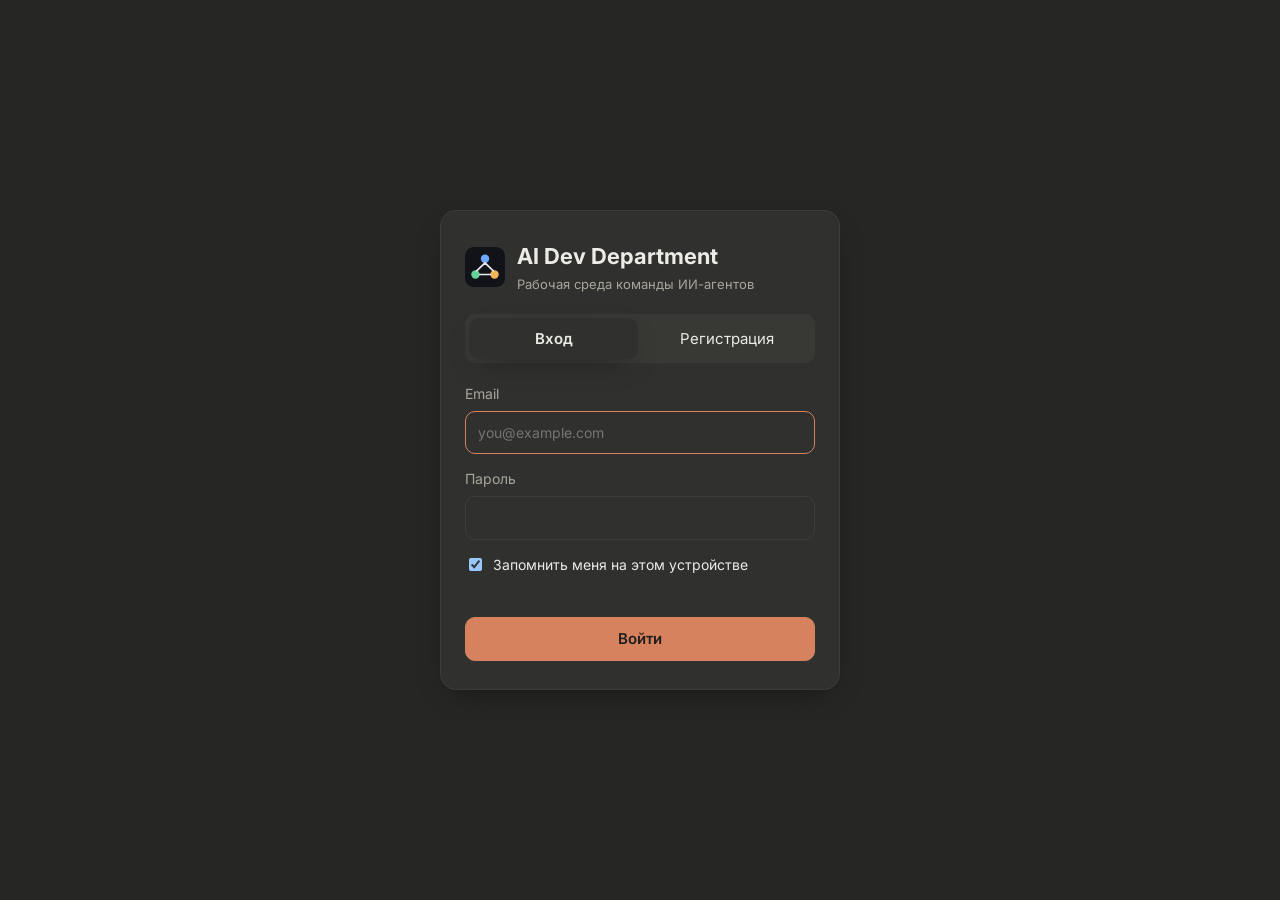
<file: ai-dev-department/web/index.html>
<!doctype html>
<html lang="ru">
<head>
  <meta charset="utf-8">
  <meta name="viewport" content="width=device-width, initial-scale=1, viewport-fit=cover">
  <meta name="theme-color" content="#262624">
  <meta name="description" content="Рабочая среда для команды ИИ-агентов">
  <title>AIDD</title>
  <link rel="preconnect" href="https://fonts.googleapis.com">
  <link href="https://fonts.googleapis.com/css2?family=Inter:wght@400;500;600&family=JetBrains+Mono:wght@400;500&family=Source+Serif+4:opsz,wght@8..60,400;8..60,500&display=swap" rel="stylesheet">
  <link rel="manifest" href="manifest.webmanifest">
  <link rel="icon" href="icon.svg" type="image/svg+xml">
  <link rel="apple-touch-icon" href="icon.svg">
  <link rel="stylesheet" href="css/app.css">
  <script type="module" src="js/app.js"></script>
</head>
<body>
  <div id="app" aria-live="polite">
    <div class="boot"><div class="spinner" aria-label="Загрузка"></div></div>
  </div>
  <div id="toasts" role="status" aria-live="polite"></div>
  <noscript>Для работы приложения включите JavaScript.</noscript>
</body>
</html>
</file>
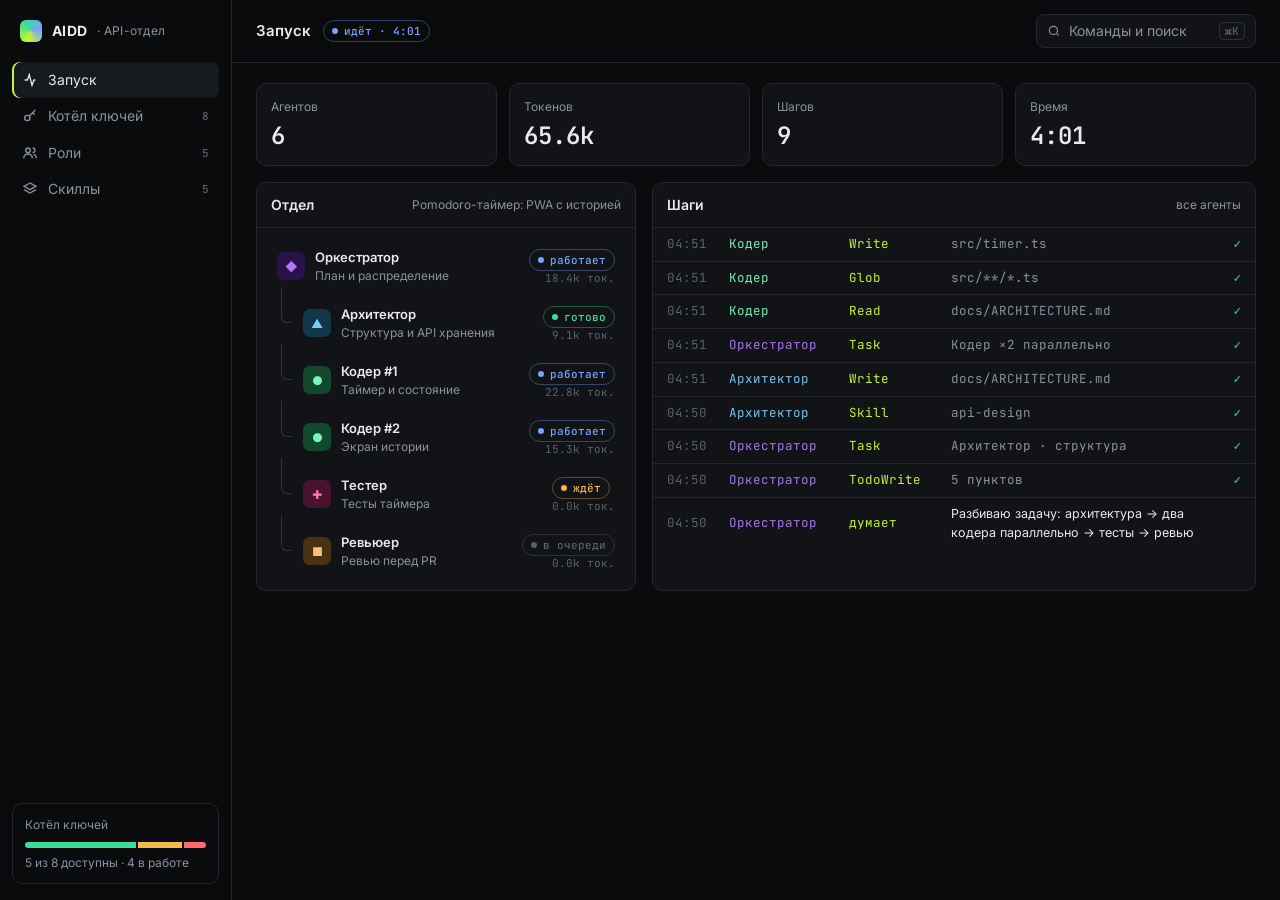
<file: ai-dev-department/web/prototypes/a.html>
<!doctype html>
<html lang="ru">
<head>
<meta charset="utf-8">
<meta name="viewport" content="width=device-width, initial-scale=1, viewport-fit=cover">
<title>AIDD · Командный центр</title>
<link rel="preconnect" href="https://fonts.googleapis.com">
<link href="https://fonts.googleapis.com/css2?family=Inter:wght@400;500;600;700&family=JetBrains+Mono:wght@400;500&display=swap" rel="stylesheet">
<style>
:root {
  --bg: #0a0b0d; --panel: #111317; --panel-2: #16191e; --line: #23272e; --line-2: #2d323a;
  --text: #e8eaed; --muted: #8b929c; --faint: #5b616b;
  --ok: #3ddc97; --warn: #f5b84b; --bad: #ff6b6b; --info: #7aa2ff; --accent: #c6f432;
  --r: 10px; --mono: "JetBrains Mono", ui-monospace, monospace;
}
* { box-sizing: border-box; }
html, body { margin: 0; background: var(--bg); color: var(--text); font: 14px/1.45 Inter, system-ui, sans-serif; }
button, input, select { font: inherit; color: inherit; }
.app { display: grid; grid-template-columns: 232px 1fr; min-height: 100vh; }
aside { border-right: 1px solid var(--line); padding: 16px 12px; position: sticky; top: 0; height: 100vh; display: flex; flex-direction: column; gap: 4px; }
.logo { display: flex; align-items: center; gap: 10px; font-weight: 700; letter-spacing: .02em; padding: 4px 8px 16px; }
.logo i { width: 22px; height: 22px; border-radius: 6px; background: conic-gradient(from 200deg, var(--accent), #3ddc97, #7aa2ff, var(--accent)); display: block; }
.nav { display: flex; align-items: center; gap: 10px; padding: 8px 10px; border-radius: 8px; color: var(--muted); cursor: pointer; border: 0; background: none; text-align: left; width: 100%; }
.nav:hover { background: var(--panel-2); color: var(--text); }
.nav.on { background: var(--panel-2); color: var(--text); box-shadow: inset 2px 0 0 var(--accent); }
.nav .n { margin-left: auto; font: 500 11px var(--mono); color: var(--faint); }
.nav svg { width: 16px; height: 16px; flex: none; }
.pool-mini { margin-top: auto; border: 1px solid var(--line); border-radius: var(--r); padding: 12px; }
.pool-mini .bar { display: flex; height: 6px; border-radius: 3px; overflow: hidden; margin: 8px 0 6px; gap: 2px; }
.pool-mini .bar span { display: block; }
.small { font-size: 12px; color: var(--muted); }
main { min-width: 0; }
header { display: flex; align-items: center; gap: 12px; padding: 14px 24px; border-bottom: 1px solid var(--line); position: sticky; top: 0; background: color-mix(in srgb, var(--bg) 88%, transparent); backdrop-filter: blur(8px); z-index: 5; }
header h1 { font-size: 15px; margin: 0; font-weight: 600; }
.kbd { margin-left: auto; display: flex; align-items: center; gap: 8px; border: 1px solid var(--line); border-radius: 8px; padding: 6px 10px; color: var(--muted); cursor: pointer; background: var(--panel); min-width: 220px; }
.kbd b { margin-left: auto; font: 500 11px var(--mono); border: 1px solid var(--line-2); border-radius: 4px; padding: 1px 5px; color: var(--faint); }
.view { padding: 20px 24px 96px; display: none; }
.view.on { display: block; }
.btn { border: 1px solid var(--line-2); background: var(--panel-2); border-radius: 8px; padding: 7px 12px; cursor: pointer; }
.btn:hover { border-color: var(--faint); }
.btn.primary { background: var(--accent); color: #0a0b0d; border-color: var(--accent); font-weight: 600; }
.pill { display: inline-flex; align-items: center; gap: 6px; font: 500 11px var(--mono); padding: 3px 8px; border-radius: 999px; border: 1px solid; white-space: nowrap; }
.pill::before { content: ""; width: 6px; height: 6px; border-radius: 50%; background: currentColor; }
.pill.available, .pill.done { color: var(--ok); border-color: color-mix(in srgb, var(--ok) 35%, transparent); }
.pill.limited, .pill.waiting { color: var(--warn); border-color: color-mix(in srgb, var(--warn) 35%, transparent); }
.pill.invalid { color: var(--bad); border-color: color-mix(in srgb, var(--bad) 35%, transparent); }
.pill.working { color: var(--info); border-color: color-mix(in srgb, var(--info) 35%, transparent); }
.pill.working::before { animation: pulse 1.2s infinite; }
.pill.queued { color: var(--faint); border-color: var(--line-2); }
@keyframes pulse { 50% { opacity: .25; } }
.grid-2 { display: grid; grid-template-columns: minmax(280px, 380px) 1fr; gap: 16px; }
.card { background: var(--panel); border: 1px solid var(--line); border-radius: var(--r); }
.card > .hd { display: flex; align-items: center; gap: 8px; padding: 12px 14px; border-bottom: 1px solid var(--line); font-weight: 600; }
.card > .hd .small { font-weight: 400; margin-left: auto; }
.stats { display: grid; grid-template-columns: repeat(4, 1fr); gap: 12px; margin-bottom: 16px; }
.stat { padding: 14px; }
.stat .v { font: 600 24px var(--mono); margin-top: 4px; }
.tree { padding: 10px; }
.node { position: relative; display: grid; grid-template-columns: 28px 1fr auto; gap: 10px; align-items: center; padding: 10px; border-radius: 8px; cursor: pointer; }
.node:hover, .node.sel { background: var(--panel-2); }
.node.child { margin-left: 26px; }
.node.child::before { content: ""; position: absolute; left: -12px; top: -8px; bottom: 50%; border-left: 1px solid var(--line-2); border-bottom: 1px solid var(--line-2); width: 10px; border-bottom-left-radius: 6px; }
.glyph { width: 28px; height: 28px; border-radius: 7px; display: grid; place-items: center; font-size: 12px; }
.node .t { font-weight: 600; font-size: 13px; }
.node .s { font-size: 12px; color: var(--muted); white-space: nowrap; overflow: hidden; text-overflow: ellipsis; }
.node .tok { font: 11px var(--mono); color: var(--faint); text-align: right; }
.timeline { font: 12.5px/1.5 var(--mono); max-height: 70vh; overflow: auto; }
.row { display: grid; grid-template-columns: 52px 110px 92px 1fr auto; gap: 10px; padding: 7px 14px; border-bottom: 1px solid var(--line); align-items: center; }
.row:last-child { border-bottom: 0; }
.row.new { animation: flash 1.2s ease-out; }
@keyframes flash { from { background: color-mix(in srgb, var(--accent) 14%, transparent); } }
.row .tm { color: var(--faint); }
.row .ag { white-space: nowrap; overflow: hidden; text-overflow: ellipsis; }
.row .tl { color: var(--accent); }
.row .ar { color: var(--muted); white-space: nowrap; overflow: hidden; text-overflow: ellipsis; }
.row.txt .ar { color: var(--text); font-family: Inter, sans-serif; white-space: normal; }
.ok { color: var(--ok); } .bad { color: var(--bad); }
.toolbar { display: flex; flex-wrap: wrap; gap: 8px; align-items: center; margin-bottom: 14px; }
.chip { border: 1px solid var(--line-2); border-radius: 999px; padding: 4px 10px; font-size: 12px; cursor: pointer; background: none; color: var(--muted); }
.chip.on { color: var(--text); border-color: var(--text); }
table { width: 100%; border-collapse: collapse; }
th { text-align: left; font: 500 11px var(--mono); color: var(--faint); text-transform: uppercase; letter-spacing: .06em; padding: 10px 14px; border-bottom: 1px solid var(--line); }
td { padding: 11px 14px; border-bottom: 1px solid var(--line); vertical-align: middle; }
tr:last-child td { border-bottom: 0; }
tr.flash td { animation: flash 1.5s ease-out; }
.prov { display: inline-flex; align-items: center; gap: 8px; }
.prov i { width: 20px; height: 20px; border-radius: 5px; display: grid; place-items: center; font: 600 9px var(--mono); color: #fff; font-style: normal; }
.mask { font: 12px var(--mono); color: var(--muted); }
.dots { display: inline-flex; gap: 3px; } .dots span { width: 6px; height: 6px; border-radius: 2px; background: var(--line-2); } .dots span.on { background: var(--info); }
.roles { display: grid; grid-template-columns: repeat(auto-fill, minmax(330px, 1fr)); gap: 14px; }
.role { padding: 14px; display: flex; flex-direction: column; gap: 12px; }
.role .top { display: flex; align-items: center; gap: 10px; }
.role .top b { font-size: 15px; }
.field { display: grid; grid-template-columns: 82px 1fr; gap: 8px; align-items: center; font-size: 12px; color: var(--muted); }
.select { background: var(--panel-2); border: 1px solid var(--line-2); border-radius: 7px; padding: 6px 8px; width: 100%; font: 12px var(--mono); color: var(--text); }
.seg { display: inline-flex; border: 1px solid var(--line-2); border-radius: 7px; overflow: hidden; }
.seg button { background: none; border: 0; padding: 4px 10px; font-size: 12px; color: var(--muted); cursor: pointer; }
.seg button.on { background: var(--panel-2); color: var(--text); }
.tools { display: flex; flex-wrap: wrap; gap: 6px; }
.tool { font: 11px var(--mono); padding: 3px 8px; border-radius: 6px; border: 1px solid var(--line-2); color: var(--faint); cursor: pointer; background: none; }
.tool.on { color: var(--text); border-color: color-mix(in srgb, var(--accent) 50%, transparent); background: color-mix(in srgb, var(--accent) 8%, transparent); }
.skill { display: grid; grid-template-columns: 1fr auto; gap: 6px 14px; padding: 14px; border-bottom: 1px solid var(--line); }
.skill:last-child { border-bottom: 0; }
.skill code { font: 600 13px var(--mono); color: var(--accent); }
.skill .d { grid-column: 1; color: var(--muted); font-size: 13px; }
.skill .rs { grid-column: 2; grid-row: 1 / 3; display: flex; gap: 6px; align-items: center; flex-wrap: wrap; justify-content: flex-end; }
.toasts { position: fixed; right: 18px; bottom: 18px; display: flex; flex-direction: column; gap: 8px; z-index: 20; }
.toast { background: var(--panel-2); border: 1px solid var(--line-2); border-left: 3px solid var(--warn); border-radius: 8px; padding: 10px 14px; max-width: 360px; font-size: 13px; box-shadow: 0 8px 30px #0008; animation: in .25s ease-out; }
.toast.good { border-left-color: var(--ok); }
@keyframes in { from { transform: translateY(8px); opacity: 0; } }
.overlay { position: fixed; inset: 0; background: #000a; display: none; align-items: flex-start; justify-content: center; padding-top: 12vh; z-index: 30; }
.overlay.on { display: flex; }
.palette { width: min(560px, calc(100vw - 32px)); background: var(--panel); border: 1px solid var(--line-2); border-radius: 12px; overflow: hidden; box-shadow: 0 20px 60px #000c; }
.palette input { width: 100%; background: none; border: 0; border-bottom: 1px solid var(--line); padding: 14px 16px; outline: none; font-size: 15px; }
.palette .it { padding: 10px 16px; display: flex; gap: 10px; color: var(--muted); cursor: pointer; }
.palette .it:hover, .palette .it.sel { background: var(--panel-2); color: var(--text); }
.modal { width: min(440px, calc(100vw - 32px)); background: var(--panel); border: 1px solid var(--line-2); border-radius: 12px; padding: 18px; display: flex; flex-direction: column; gap: 12px; }
.modal input { background: var(--panel-2); border: 1px solid var(--line-2); border-radius: 8px; padding: 9px 10px; width: 100%; }
.tabbar { display: none; }
@media (max-width: 900px) {
  .app { grid-template-columns: 1fr; }
  aside { display: none; }
  header { padding: 12px 16px; }
  .kbd { min-width: 0; } .kbd span { display: none; }
  .view { padding: 16px 16px 96px; }
  .grid-2 { grid-template-columns: 1fr; }
  .stats { grid-template-columns: repeat(2, 1fr); }
  .row { grid-template-columns: 44px 1fr auto; } .row .ag { display: none; } .row .tl { grid-column: 2; } .row .ar { grid-column: 2 / 4; grid-row: 2; }
  .hide-sm { display: none; }
  td .chip { padding: 3px 8px; font-size: 11px; }
  td, th { padding: 10px; }
  .roles { grid-template-columns: 1fr; }
  .tabbar { display: flex; position: fixed; bottom: 0; left: 0; right: 0; background: var(--panel); border-top: 1px solid var(--line); padding: 6px 6px calc(6px + env(safe-area-inset-bottom)); z-index: 10; }
  .tabbar .nav { flex-direction: column; gap: 3px; font-size: 11px; padding: 6px 4px; align-items: center; }
  .tabbar .nav.on { box-shadow: none; color: var(--accent); background: none; }
  .tabbar .nav .n { display: none; }
  .toasts { left: 16px; right: 16px; bottom: 78px; } .toast { max-width: none; }
}
</style>
</head>
<body>
<div class="app">
  <aside>
    <div class="logo"><i></i>AIDD <span class="small" style="font-weight:400">· API-отдел</span></div>
    <div id="nav"></div>
    <div class="pool-mini">
      <div class="small">Котёл ключей</div>
      <div class="bar" id="miniBar"></div>
      <div class="small" id="miniTxt"></div>
    </div>
  </aside>
  <main>
    <header>
      <h1 id="title">Запуск</h1>
      <span class="pill working hide-sm" id="runPill">идёт · 4:00</span>
      <div class="kbd" onclick="openPalette()"><svg width="14" height="14" viewBox="0 0 24 24" fill="none" stroke="currentColor" stroke-width="2"><circle cx="11" cy="11" r="7"/><path d="m20 20-3.5-3.5"/></svg><span>Команды и поиск</span><b>⌘K</b></div>
    </header>

    <section class="view on" id="v-run">
      <div class="stats">
        <div class="card stat"><div class="small">Агентов</div><div class="v" id="sAgents">6</div></div>
        <div class="card stat"><div class="small">Токенов</div><div class="v" id="sTokens">0</div></div>
        <div class="card stat"><div class="small">Шагов</div><div class="v" id="sSteps">0</div></div>
        <div class="card stat"><div class="small">Время</div><div class="v" id="sTime">0:00</div></div>
      </div>
      <div class="grid-2">
        <div class="card"><div class="hd">Отдел <span class="small" id="runTitle"></span></div><div class="tree" id="tree"></div></div>
        <div class="card"><div class="hd">Шаги <span class="small" id="filterLbl">все агенты</span></div><div class="timeline" id="timeline"></div></div>
      </div>
    </section>

    <section class="view" id="v-keys">
      <div class="stats" id="keyStats"></div>
      <div class="toolbar"><div id="provChips" style="display:flex;gap:6px;flex-wrap:wrap"></div><button class="btn primary" style="margin-left:auto" onclick="openAdd()">+ Ключ в котёл</button></div>
      <div class="card" style="overflow-x:auto"><table><thead><tr><th>Агрегатор</th><th class="hide-sm">Ключ</th><th>Статус</th><th class="hide-sm">В работе</th><th class="hide-sm">Запросов</th><th>Проверка</th></tr></thead><tbody id="keyRows"></tbody></table></div>
      <p class="small" style="margin-top:12px">Ключ в лимите не раздаётся агентам; сервер проверяет его раз в 5 минут и сам возвращает в «доступен».</p>
    </section>

    <section class="view" id="v-roles"><div class="roles" id="roles"></div></section>

    <section class="view" id="v-skills">
      <div class="toolbar"><span class="small">Агент видит имя и описание скилла и сам загружает инструкции, когда они нужны.</span><button class="btn primary" style="margin-left:auto">+ Скилл (SKILL.md или .zip)</button></div>
      <div class="card" id="skills"></div>
    </section>
  </main>
</div>
<nav class="tabbar" id="tabbar"></nav>
<div class="toasts" id="toasts"></div>
<div class="overlay" id="palette" onclick="if(event.target===this)this.classList.remove('on')"><div class="palette"><input id="pq" placeholder="Перейти, добавить ключ, найти агента…"><div id="pres"></div></div></div>
<div class="overlay" id="add" onclick="if(event.target===this)this.classList.remove('on')"><div class="modal">
  <b>Ключ в котёл</b>
  <select class="select" id="addProv"></select>
  <input placeholder="Ключ API" type="password">
  <input placeholder="Название (необязательно)">
  <div class="small">Ключ шифруется на сервере; видны только последние 4 символа.</div>
  <div style="display:flex;gap:8px;justify-content:flex-end"><button class="btn" onclick="add.classList.remove('on')">Отмена</button><button class="btn primary" onclick="add.classList.remove('on');toast('Ключ проверен и добавлен в котёл',true)">Проверить и добавить</button></div>
</div></div>
<script src="mock.js"></script>
<script>
const M = window.AIDD_MOCK, $ = (s) => document.querySelector(s);
const ICONS = {
  run: '<svg viewBox="0 0 24 24" fill="none" stroke="currentColor" stroke-width="2"><path d="M4 12h4l3-8 4 16 3-8h2"/></svg>',
  keys: '<svg viewBox="0 0 24 24" fill="none" stroke="currentColor" stroke-width="2"><circle cx="8" cy="15" r="4"/><path d="m11 12 9-9m-4 4 3 3"/></svg>',
  roles: '<svg viewBox="0 0 24 24" fill="none" stroke="currentColor" stroke-width="2"><circle cx="9" cy="8" r="3.5"/><path d="M2.5 20a6.5 6.5 0 0 1 13 0M16 4.5a3.5 3.5 0 0 1 0 7M21.5 20a6.5 6.5 0 0 0-4-6"/></svg>',
  skills: '<svg viewBox="0 0 24 24" fill="none" stroke="currentColor" stroke-width="2"><path d="M12 3 3 8l9 5 9-5-9-5Z"/><path d="m3 13 9 5 9-5"/></svg>',
};
const VIEWS = [["run", "Запуск"], ["keys", "Котёл ключей"], ["roles", "Роли"], ["skills", "Скиллы"]];
let cur = "run", sel = null, provFilter = null;
function navHtml() { return VIEWS.map(([id, t]) => `<button class="nav ${cur === id ? "on" : ""}" onclick="go('${id}')">${ICONS[id]}${t}<span class="n">${id === "keys" ? M.keys.length : id === "roles" ? M.roles.length : id === "skills" ? M.skills.length : ""}</span></button>`).join(""); }
function go(id) { cur = id; document.querySelectorAll(".view").forEach((v) => v.classList.toggle("on", v.id === "v-" + id)); $("#title").textContent = VIEWS.find((v) => v[0] === id)[1]; renderNav(); }
function renderNav() { $("#nav").innerHTML = navHtml(); $("#tabbar").innerHTML = navHtml(); }
const hue = (role) => (M.roleOf(role) || { hue: 0 }).hue;
const glyph = (role, size) => { const h = hue(role); return `<div class="glyph" style="background:hsl(${h} 60% 18%);color:hsl(${h} 90% 72%)">${(M.roleOf(role) || {}).glyph || "?"}</div>`; };
const ST = { working: "работает", done: "готово", waiting: "ждёт", queued: "в очереди" };
function renderRun() {
  const r = M.run, tok = r.agents.reduce((s, a) => s + a.tokens, 0);
  $("#sTokens").textContent = (tok / 1000).toFixed(1) + "k"; $("#sSteps").textContent = r.steps.length; $("#sTime").textContent = M.elapsed();
  const lead = r.agents.find((a) => a.id === "lead");
  $("#runPill").className = "pill " + (lead.status === "done" ? "done" : "working"); $("#runPill").textContent = (lead.status === "done" ? "готово · " : "идёт · ") + M.elapsed();
  $("#runTitle").textContent = r.title;
  $("#tree").innerHTML = r.agents.map((a) => `<div class="node ${a.parent ? "child" : ""} ${sel === a.id ? "sel" : ""}" onclick="pick('${a.id}')">${glyph(a.role)}<div style="min-width:0"><div class="t">${a.role}${r.agents.filter((x) => x.role === a.role).length > 1 ? " #" + (r.agents.filter((x) => x.role === a.role).indexOf(a) + 1) : ""}</div><div class="s">${a.task}</div></div><div><span class="pill ${a.status}">${ST[a.status]}</span><div class="tok">${(a.tokens / 1000).toFixed(1)}k ток.</div></div></div>`).join("");
}
function renderSteps(flashLast) {
  const steps = M.run.steps.filter((s) => !sel || s.agent === sel);
  $("#filterLbl").textContent = sel ? "только " + M.run.agents.find((a) => a.id === sel).role : "все агенты";
  $("#timeline").innerHTML = steps.slice().reverse().map((s, i) => {
    const a = M.run.agents.find((x) => x.id === s.agent), t = new Date(M.run.started + M.run.steps.indexOf(s) * 13e3);
    const tm = t.toTimeString().slice(0, 5);
    if (s.kind === "text") return `<div class="row txt ${i === 0 && flashLast ? "new" : ""}"><span class="tm">${tm}</span><span class="ag" style="color:hsl(${hue(a.role)} 80% 70%)">${a.role}</span><span class="tl">думает</span><span class="ar">${s.text}</span><span></span></div>`;
    return `<div class="row ${i === 0 && flashLast ? "new" : ""}"><span class="tm">${tm}</span><span class="ag" style="color:hsl(${hue(a.role)} 80% 70%)">${a.role}</span><span class="tl">${s.tool}</span><span class="ar">${s.arg}${s.note ? " · " + s.note : ""}</span><span class="${s.ok ? "ok" : "bad"}">${s.ok ? "✓" : "✗"}</span></div>`;
  }).join("");
}
function pick(id) { sel = sel === id ? null : id; renderRun(); renderSteps(); }
function renderKeys(flashId) {
  const c = { available: 0, limited: 0, invalid: 0 }; let busy = 0;
  M.keys.forEach((k) => { c[k.status] = (c[k.status] || 0) + 1; busy += k.busy; });
  $("#keyStats").innerHTML = [["Доступно", c.available, "var(--ok)"], ["В лимите", c.limited, "var(--warn)"], ["Недействительны", c.invalid, "var(--bad)"], ["Запросов в работе", busy, "var(--info)"]]
    .map(([t, v, col]) => `<div class="card stat"><div class="small">${t}</div><div class="v" style="color:${col}">${v}</div></div>`).join("");
  $("#provChips").innerHTML = [null, ...Object.keys(M.PROVIDERS)].map((p) => `<button class="chip ${provFilter === p ? "on" : ""}" onclick="provFilter=${p ? `'${p}'` : null};renderKeys()">${p ? M.PROVIDERS[p].name : "Все"}</button>`).join("");
  const L = { available: "доступен", limited: "в лимите", invalid: "недействителен" };
  $("#keyRows").innerHTML = M.keys.filter((k) => !provFilter || k.provider === provFilter).map((k) => {
    const p = M.PROVIDERS[k.provider];
    return `<tr class="${flashId === k.id ? "flash" : ""}"><td><span class="prov"><i style="background:${p.color}">${p.short}</i><span><b style="font-weight:600">${k.label}</b><div class="small">${p.name}</div></span></span></td>
      <td class="hide-sm mask">••••${k.tail}</td><td><span class="pill ${k.status}">${L[k.status]}</span>${k.reason ? `<div class="small" style="margin-top:4px">${k.reason}</div>` : ""}</td>
      <td class="hide-sm"><span class="dots">${[0, 1, 2, 3].map((i) => `<span class="${i < k.busy ? "on" : ""}"></span>`).join("")}</span></td>
      <td class="hide-sm mask">${k.used.toLocaleString("ru-RU")}</td>
      <td class="mask">${k.status === "available" ? "—" : `через ${M.fmtLeft(k.nextCheck)}`}<div><button class="chip" style="margin-top:4px" onclick="toast('Проверяю ключ ••••${k.tail}…')">Проверить</button></div></td></tr>`;
  }).join("");
  const total = M.keys.length;
  $("#miniBar").innerHTML = `<span style="flex:${c.available};background:var(--ok)"></span><span style="flex:${c.limited};background:var(--warn)"></span><span style="flex:${c.invalid};background:var(--bad)"></span>`;
  $("#miniTxt").textContent = `${c.available} из ${total} доступны · ${busy} в работе`;
}
function renderRoles() {
  $("#roles").innerHTML = M.roles.map((r, ri) => `<div class="card role">
    <div class="top">${glyph(r.role)}<b>${r.role}</b><span class="small" style="margin-left:auto">${r.skills.length} скилл.</span></div>
    <div class="field">Агрегатор<select class="select">${Object.entries(M.PROVIDERS).map(([id, p]) => `<option ${id === r.provider ? "selected" : ""}>${p.name}</option>`).join("")}</select></div>
    <div class="field">Модель<select class="select"><option>${r.model}</option><option>…список с сервера агрегатора</option></select></div>
    <div class="field">Усилие<span class="seg">${["low", "medium", "high"].map((e) => `<button class="${e === r.effort ? "on" : ""}" onclick="M.roles[${ri}].effort='${e}';renderRoles()">${e}</button>`).join("")}</span></div>
    <div class="field" style="align-items:start">Инструменты<div class="tools">${M.TOOLS.map((t) => `<button class="tool ${r.tools.includes(t) ? "on" : ""}" onclick="toggleTool(${ri},'${t}')">${t}</button>`).join("")}</div></div>
    <div class="field" style="align-items:start">Скиллы<div class="tools">${M.skills.map((s) => `<button class="tool ${r.skills.includes(s.name) ? "on" : ""}" onclick="toggleSkill(${ri},'${s.name}')">${s.name}</button>`).join("")}</div></div>
  </div>`).join("");
}
function toggleTool(i, t) { const a = M.roles[i].tools; a.includes(t) ? a.splice(a.indexOf(t), 1) : a.push(t); renderRoles(); }
function toggleSkill(i, s) { const a = M.roles[i].skills; a.includes(s) ? a.splice(a.indexOf(s), 1) : a.push(s); renderRoles(); }
function renderSkills() {
  $("#skills").innerHTML = M.skills.map((s) => `<div class="skill"><div><code>${s.name}</code> <span class="small">· ${s.source}</span></div><div class="d">${s.desc}</div><div class="rs">${s.roles.map((r) => `<span class="pill queued">${r}</span>`).join("")}</div></div>`).join("");
}
function toast(text, good) { const t = document.createElement("div"); t.className = "toast" + (good ? " good" : ""); t.textContent = text; $("#toasts").append(t); setTimeout(() => t.remove(), 4800); }
function openAdd() { $("#addProv").innerHTML = Object.values(M.PROVIDERS).map((p) => `<option>${p.name}</option>`).join("") + "<option>Свой OpenAI-совместимый…</option>"; $("#add").classList.add("on"); }
const CMDS = [["Перейти: Запуск", () => go("run")], ["Перейти: Котёл ключей", () => go("keys")], ["Перейти: Роли", () => go("roles")], ["Перейти: Скиллы", () => go("skills")], ["Добавить ключ в котёл", () => { go("keys"); openAdd(); }], ["Проверить все ключи в лимите", () => toast("Проверяю 2 ключа в лимите…")], ["Остановить запуск", () => toast("Запуск остановлен")]];
function openPalette() { $("#palette").classList.add("on"); $("#pq").value = ""; renderPalette(); setTimeout(() => $("#pq").focus(), 0); }
function renderPalette() { const q = $("#pq").value.toLowerCase(); $("#pres").innerHTML = CMDS.filter(([t]) => t.toLowerCase().includes(q)).map(([t], i) => `<div class="it ${i === 0 ? "sel" : ""}" onclick="CMDS.find(c=>c[0]==='${t}')[1]();palette.classList.remove('on')">› ${t}</div>`).join(""); }
$("#pq").addEventListener("input", renderPalette);
$("#pq").addEventListener("keydown", (e) => { if (e.key === "Enter") { const f = $("#pres .it"); if (f) f.click(); } if (e.key === "Escape") $("#palette").classList.remove("on"); });
document.addEventListener("keydown", (e) => { if ((e.metaKey || e.ctrlKey) && e.key.toLowerCase() === "k") { e.preventDefault(); openPalette(); } });
M.on((ev) => {
  if (ev.type === "rotation") { toast(`Ключ ${M.PROVIDERS[ev.from.provider].name} ••••${ev.from.tail} упёрся в лимит → запрос ушёл на ••••${ev.to.tail}`); renderKeys(ev.from.id); }
  else if (ev.type === "recovered") { toast(`Ключ ••••${ev.key.tail} снова доступен (фоновая проверка)`, true); renderKeys(ev.key.id); }
  else { renderRun(); renderSteps(true); }
});
setInterval(() => { renderRun(); if (cur === "keys") renderKeys(); }, 1000);
renderNav(); renderRun(); renderSteps(); renderKeys(); renderRoles(); renderSkills(); M.start();
</script>
</body>
</html>
</file>
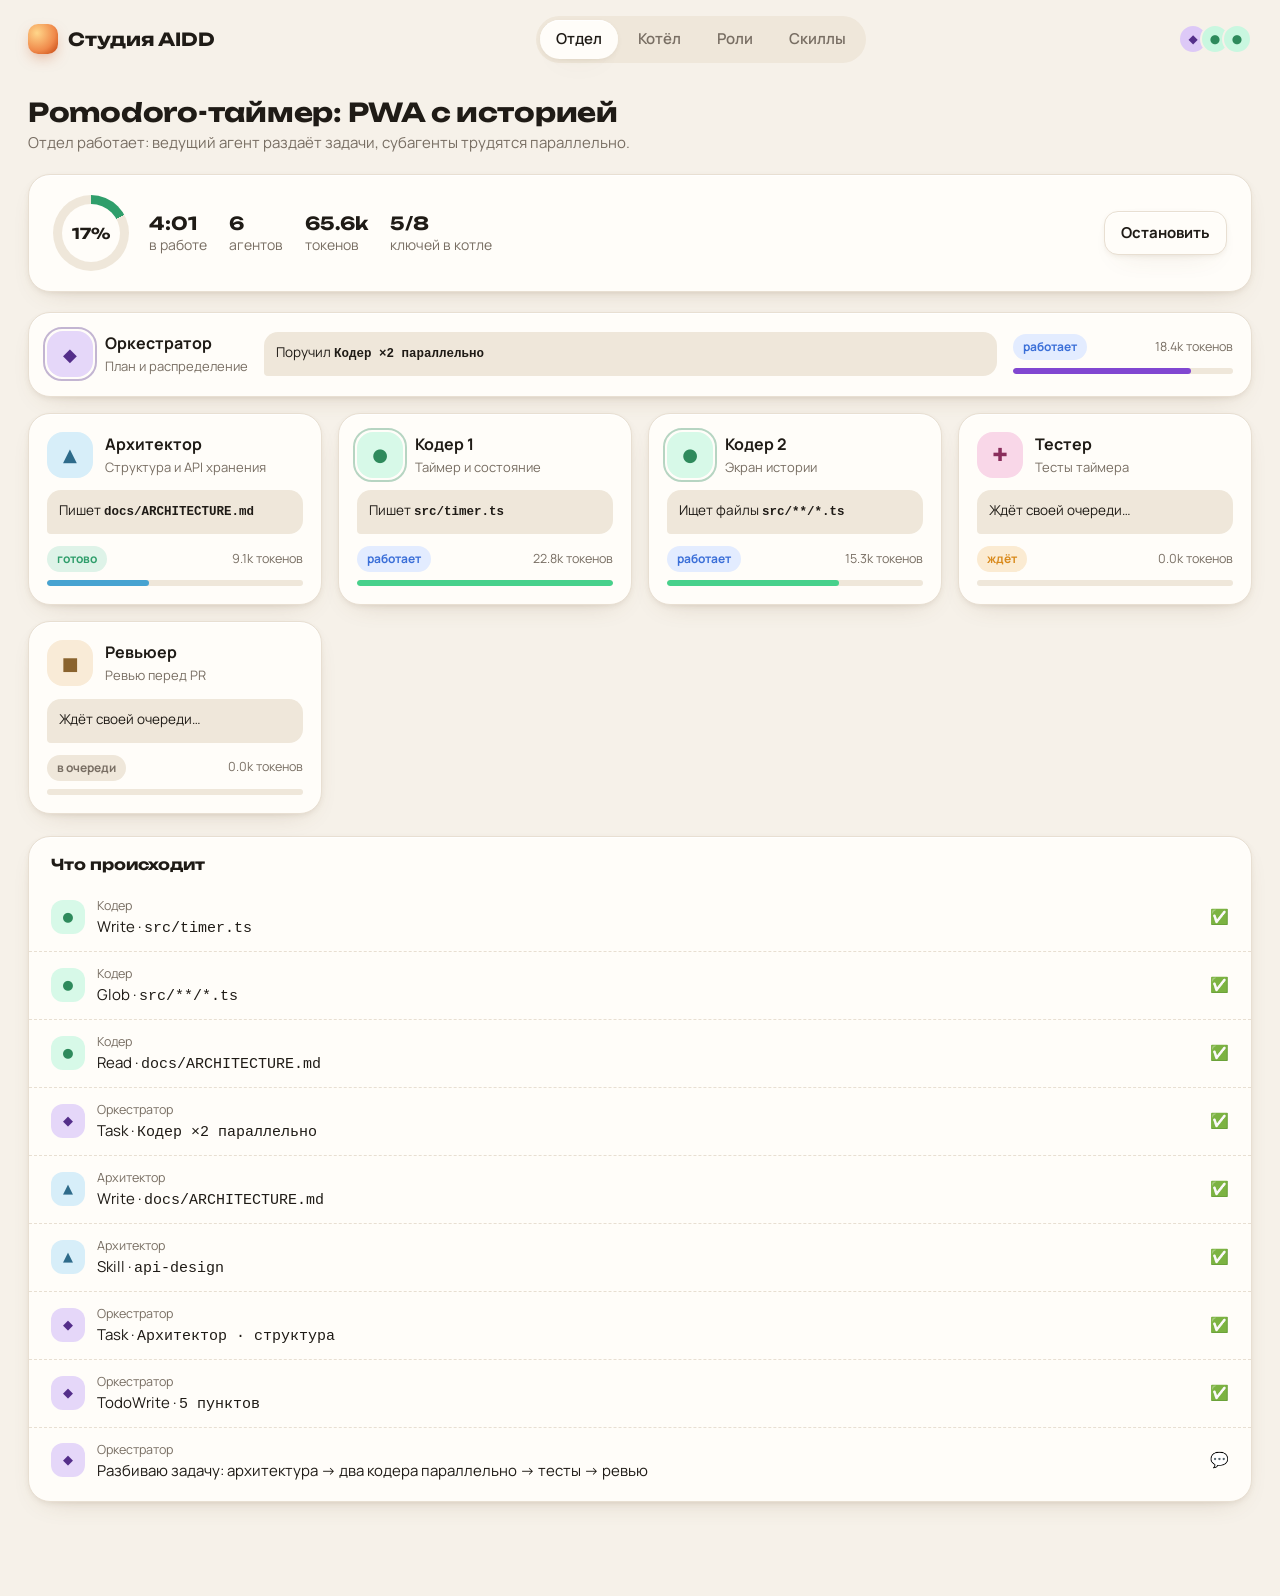
<file: ai-dev-department/web/prototypes/b.html>
<!doctype html>
<html lang="ru">
<head>
<meta charset="utf-8">
<meta name="viewport" content="width=device-width, initial-scale=1, viewport-fit=cover">
<title>AIDD · Студия</title>
<link rel="preconnect" href="https://fonts.googleapis.com">
<link href="https://fonts.googleapis.com/css2?family=Manrope:wght@400;500;600;700;800&family=Unbounded:wght@500;700&display=swap" rel="stylesheet">
<style>
:root {
  --bg: #f6f1e9; --card: #fffdf9; --ink: #1f1b16; --muted: #786e63; --line: #e8dfd2; --soft: #efe7da;
  --ok: #2f9e6b; --warn: #d98a1c; --bad: #d3453f; --info: #3b6fd8;
  --shadow: 0 1px 0 #fff inset, 0 10px 30px -18px #6b4f2a55, 0 2px 6px -2px #6b4f2a22;
  --display: Unbounded, Manrope, sans-serif;
}
* { box-sizing: border-box; }
html, body { margin: 0; background: var(--bg); color: var(--ink); font: 15px/1.5 Manrope, system-ui, sans-serif; }
button, input, select { font: inherit; color: inherit; }
.top { display: flex; align-items: center; gap: 16px; padding: 16px 28px; max-width: 1280px; margin: 0 auto; }
.brand { font: 700 18px var(--display); display: flex; align-items: center; gap: 10px; }
.brand i { width: 30px; height: 30px; border-radius: 10px; background: radial-gradient(circle at 30% 30%, #ffd68a, #f08a4b 60%, #c2410c); box-shadow: 0 6px 16px -6px #c2410c99; display: block; }
.tabs { display: flex; gap: 4px; background: var(--soft); padding: 4px; border-radius: 999px; margin: 0 auto; }
.tabs button { border: 0; background: none; padding: 8px 16px; border-radius: 999px; cursor: pointer; font-weight: 600; color: var(--muted); }
.tabs button.on { background: var(--card); color: var(--ink); box-shadow: var(--shadow); }
.faces { display: flex; }
.faces span { width: 30px; height: 30px; border-radius: 50%; display: grid; place-items: center; font-size: 12px; border: 2px solid var(--bg); margin-left: -8px; }
.wrap { max-width: 1280px; margin: 0 auto; padding: 8px 28px 110px; }
.view { display: none; } .view.on { display: block; animation: fade .3s ease-out; }
@keyframes fade { from { opacity: 0; transform: translateY(6px); } }
h2 { font: 700 26px/1.2 var(--display); margin: 10px 0 4px; letter-spacing: -.01em; }
.sub { color: var(--muted); margin: 0 0 20px; }
.card { background: var(--card); border-radius: 22px; box-shadow: var(--shadow); border: 1px solid var(--line); }
.hero { display: grid; grid-template-columns: auto 1fr auto; gap: 20px; align-items: center; padding: 20px 24px; margin-bottom: 20px; }
.ring { --p: 40; width: 76px; height: 76px; border-radius: 50%; background: conic-gradient(var(--ok) calc(var(--p) * 1%), var(--soft) 0); display: grid; place-items: center; }
.ring div { width: 58px; height: 58px; border-radius: 50%; background: var(--card); display: grid; place-items: center; font: 700 15px var(--display); }
.meta { display: flex; gap: 22px; flex-wrap: wrap; color: var(--muted); font-size: 14px; }
.meta b { color: var(--ink); display: block; font: 700 18px var(--display); }
.btn { border: 1px solid var(--line); background: var(--card); padding: 10px 16px; border-radius: 14px; cursor: pointer; font-weight: 700; box-shadow: var(--shadow); }
.btn.dark { background: var(--ink); color: #fff8ee; border-color: var(--ink); }
.desks { display: grid; grid-template-columns: repeat(auto-fill, minmax(250px, 1fr)); gap: 16px; }
.desk { padding: 18px; display: flex; flex-direction: column; gap: 12px; cursor: pointer; transition: transform .15s, box-shadow .15s; position: relative; overflow: hidden; }
.desk:hover { transform: translateY(-2px); }
.desk.sel { outline: 3px solid var(--ink); }
.desk .who { display: flex; align-items: center; gap: 12px; }
.ava { width: 46px; height: 46px; border-radius: 16px; display: grid; place-items: center; font-size: 18px; position: relative; flex: none; }
.ava.working::after { content: ""; position: absolute; inset: -4px; border-radius: 19px; border: 2px solid currentColor; opacity: .35; animation: breathe 1.6s infinite; }
@keyframes breathe { 50% { transform: scale(1.08); opacity: .1; } }
.who b { font-size: 16px; display: block; }
.who .t { color: var(--muted); font-size: 13px; }
.bubble { background: var(--soft); border-radius: 14px 14px 14px 4px; padding: 10px 12px; font-size: 13.5px; min-height: 44px; }
.bubble code { font: 600 12.5px ui-monospace, monospace; }
.state { display: inline-flex; align-items: center; gap: 6px; font-weight: 700; font-size: 12px; padding: 4px 10px; border-radius: 999px; }
.state.working { background: #e3ecff; color: var(--info); } .state.done { background: #def3e8; color: var(--ok); }
.state.waiting { background: #fbebd2; color: var(--warn); } .state.queued { background: var(--soft); color: var(--muted); }
.state.available { background: #def3e8; color: var(--ok); } .state.limited { background: #fbebd2; color: var(--warn); } .state.invalid { background: #fbe0de; color: var(--bad); }
.meter { height: 6px; border-radius: 3px; background: var(--soft); overflow: hidden; } .meter span { display: block; height: 100%; border-radius: 3px; transition: width .6s; }
.foot { display: flex; justify-content: space-between; align-items: center; color: var(--muted); font-size: 12.5px; }
.lead { grid-column: 1 / -1; display: grid; grid-template-columns: minmax(200px, auto) 1fr minmax(220px, auto); align-items: center; gap: 16px; }
.lead .foot { gap: 10px; }
.feed { margin-top: 22px; padding: 8px 0; }
.feed h3 { font: 700 15px var(--display); margin: 10px 22px; }
.ev { display: grid; grid-template-columns: 34px 1fr auto; gap: 12px; align-items: center; padding: 10px 22px; }
.ev + .ev { border-top: 1px dashed var(--line); }
.ev .ava { width: 34px; height: 34px; border-radius: 12px; font-size: 13px; }
.ev.new { animation: fade .5s ease-out; background: linear-gradient(90deg, #fff4dd, transparent); }
.ev small { color: var(--muted); }
/* the pool */
.pool { display: grid; grid-template-columns: 320px 1fr; gap: 20px; align-items: start; }
.tankcard { padding: 22px; display: flex; flex-direction: column; align-items: center; gap: 14px; text-align: center; }
.tank { width: 210px; height: 230px; border-radius: 40px 40px 70px 70px; border: 6px solid var(--ink); position: relative; overflow: hidden; background: #fff; }
.tank::before { content: ""; position: absolute; top: -6px; left: 30px; right: 30px; height: 14px; background: var(--ink); border-radius: 0 0 10px 10px; z-index: 2; }
.liquid { position: absolute; left: 0; right: 0; bottom: 0; background: linear-gradient(180deg, #5fd3a0, #2f9e6b); transition: height 1s cubic-bezier(.3,1.4,.5,1); }
.liquid::before { content: ""; position: absolute; left: -50%; width: 200%; top: -14px; height: 28px; background: radial-gradient(circle at 25% 100%, transparent 14px, #5fd3a0 15px) 0 0 / 56px 28px repeat-x; animation: wave 3s linear infinite; }
@keyframes wave { to { transform: translateX(56px); } }
.tank .num { position: absolute; inset: 0; display: grid; place-items: center; font: 700 44px var(--display); color: #fff; text-shadow: 0 2px 10px #0004; z-index: 1; }
.tank .num small { display: block; font: 600 13px Manrope; }
.legend { display: flex; gap: 14px; justify-content: center; font-size: 13px; color: var(--muted); flex-wrap: wrap; }
.legend i { display: inline-block; width: 10px; height: 10px; border-radius: 3px; margin-right: 5px; vertical-align: -1px; }
.group { padding: 18px 20px; margin-bottom: 16px; }
.group h3 { margin: 0 0 12px; font: 700 15px var(--display); display: flex; align-items: center; gap: 10px; }
.group h3 .pv { width: 26px; height: 26px; border-radius: 8px; color: #fff; display: grid; place-items: center; font: 800 10px Manrope; }
.keys { display: grid; grid-template-columns: repeat(auto-fill, minmax(220px, 1fr)); gap: 12px; }
.key { border: 1px solid var(--line); border-radius: 16px; padding: 12px 14px; display: grid; grid-template-columns: 1fr auto; gap: 6px; background: #fffaf2; transition: background .5s; }
.key.flash { background: #fff1cc; }
.key b { font-size: 14px; } .key .mask { font: 12px ui-monospace, monospace; color: var(--muted); }
.cool { width: 40px; height: 40px; border-radius: 50%; display: grid; place-items: center; font: 700 10px Manrope; color: var(--warn); }
.roles { display: grid; grid-template-columns: repeat(auto-fill, minmax(340px, 1fr)); gap: 16px; }
.role { padding: 20px; display: flex; flex-direction: column; gap: 14px; }
.role .head { display: flex; gap: 12px; align-items: center; }
.role .head b { font: 700 18px var(--display); }
.sel2 { display: grid; grid-template-columns: 1fr 1fr; gap: 10px; }
.sel2 label { font-size: 12px; color: var(--muted); display: flex; flex-direction: column; gap: 4px; }
select { appearance: none; background: var(--soft) url("data:image/svg+xml,%3Csvg xmlns='http://www.w3.org/2000/svg' width='12' height='12' viewBox='0 0 24 24' fill='none' stroke='%23786e63' stroke-width='3'%3E%3Cpath d='m6 9 6 6 6-6'/%3E%3C/svg%3E") no-repeat right 10px center; border: 0; border-radius: 12px; padding: 9px 30px 9px 12px; font-weight: 600; font-size: 13px; width: 100%; }
.toggles { display: flex; flex-wrap: wrap; gap: 6px; }
.tg { border: 1.5px solid var(--line); background: none; border-radius: 10px; padding: 5px 10px; font-size: 12.5px; font-weight: 700; cursor: pointer; color: var(--muted); }
.tg.on { background: var(--ink); color: #fff8ee; border-color: var(--ink); }
.lib { display: grid; grid-template-columns: repeat(auto-fill, minmax(240px, 1fr)); gap: 16px; }
.book { overflow: hidden; display: flex; flex-direction: column; }
.book .cov { height: 86px; padding: 14px 18px; display: flex; align-items: flex-end; font: 700 17px var(--display); }
.book .body { padding: 14px 18px 18px; display: flex; flex-direction: column; gap: 10px; flex: 1; }
.book .body p { margin: 0; color: var(--muted); font-size: 14px; }
.toasts { position: fixed; left: 50%; transform: translateX(-50%); bottom: 24px; display: flex; flex-direction: column; gap: 8px; z-index: 20; width: min(440px, calc(100vw - 32px)); }
.toast { background: var(--ink); color: #fff8ee; border-radius: 16px; padding: 12px 16px; font-size: 14px; box-shadow: 0 14px 40px -10px #0007; animation: fade .3s ease-out; display: flex; gap: 10px; align-items: center; }
.toast i { font-style: normal; font-size: 18px; }
.mtabs { display: none; }
@media (max-width: 860px) {
  .top { padding: 14px 16px; } .tabs { display: none; } .faces { margin-left: auto; }
  .wrap { padding: 4px 16px 110px; }
  h2 { font-size: 21px; }
  .hero { grid-template-columns: auto 1fr; } .hero .btn { grid-column: 1 / -1; }
  .pool { grid-template-columns: 1fr; }
  .roles { grid-template-columns: 1fr; }
  .lead { grid-template-columns: auto 1fr; } .lead > :last-child { grid-column: 1 / -1; }
  .mtabs { display: flex; position: fixed; left: 12px; right: 12px; bottom: calc(12px + env(safe-area-inset-bottom)); background: var(--ink); border-radius: 20px; padding: 6px; z-index: 10; box-shadow: 0 14px 40px -10px #0008; }
  .mtabs button { flex: 1; border: 0; background: none; color: #bfb3a3; font-weight: 700; font-size: 12px; padding: 10px 4px; border-radius: 14px; }
  .mtabs button.on { background: #fff8ee; color: var(--ink); }
  .toasts { bottom: 90px; }
}
</style>
</head>
<body>
<div class="top">
  <div class="brand"><i></i>Студия AIDD</div>
  <nav class="tabs" id="tabs"></nav>
  <div class="faces" id="faces"></div>
</div>
<div class="wrap">
  <section class="view on" id="v-run">
    <h2 id="runTitle"></h2>
    <p class="sub">Отдел работает: ведущий агент раздаёт задачи, субагенты трудятся параллельно.</p>
    <div class="card hero">
      <div class="ring" id="ring"><div id="ringTxt">0%</div></div>
      <div class="meta"><span><b id="mTime">0:00</b>в работе</span><span><b id="mAgents">0</b>агентов</span><span><b id="mTok">0</b>токенов</span><span><b id="mKeys">0</b>ключей в котле</span></div>
      <button class="btn">Остановить</button>
    </div>
    <div class="desks" id="desks"></div>
    <div class="card feed"><h3 id="feedTitle">Что происходит</h3><div id="feed"></div></div>
  </section>

  <section class="view" id="v-keys">
    <h2>Котёл ключей</h2>
    <p class="sub">Кидайте ключи в общий котёл — агенты сами разберут свободные. Ключ упёрся в лимит — остывает и проверяется раз в 5 минут.</p>
    <div class="pool">
      <div class="card tankcard">
        <div class="tank"><div class="liquid" id="liquid"></div><div class="num" id="tankNum"></div></div>
        <div class="legend"><span><i style="background:var(--ok)"></i>доступны</span><span><i style="background:var(--warn)"></i>остывают</span><span><i style="background:var(--bad)"></i>недействительны</span></div>
        <button class="btn dark" style="width:100%">+ Бросить ключ в котёл</button>
      </div>
      <div id="groups"></div>
    </div>
  </section>

  <section class="view" id="v-roles">
    <h2>Роли отдела</h2>
    <p class="sub">Кто чем занимается: агрегатор, модель, инструменты и скиллы для каждой роли.</p>
    <div class="roles" id="roles"></div>
  </section>

  <section class="view" id="v-skills">
    <h2>Библиотека скиллов</h2>
    <p class="sub">Как в Claude Code: папка со SKILL.md. Агент сам открывает нужный скилл, когда задача подходит под описание.</p>
    <div class="lib" id="lib"></div>
  </section>
</div>
<nav class="mtabs" id="mtabs"></nav>
<div class="toasts" id="toasts"></div>
<script src="mock.js"></script>
<script>
const M = window.AIDD_MOCK, $ = (s) => document.querySelector(s);
const VIEWS = [["run", "Отдел"], ["keys", "Котёл"], ["roles", "Роли"], ["skills", "Скиллы"]];
let cur = "run", sel = null;
const H = (role) => (M.roleOf(role) || { hue: 30 }).hue;
const ava = (role, st) => `<div class="ava ${st || ""}" style="background:hsl(${H(role)} 75% 91%);color:hsl(${H(role)} 50% 36%)">${(M.roleOf(role) || {}).glyph || "?"}</div>`;
const ST = { working: "работает", done: "готово", waiting: "ждёт", queued: "в очереди" };
function go(id) { cur = id; document.querySelectorAll(".view").forEach((v) => v.classList.toggle("on", v.id === "v-" + id)); tabs(); }
function tabs() { const html = VIEWS.map(([id, t]) => `<button class="${cur === id ? "on" : ""}" onclick="go('${id}')">${t}</button>`).join(""); $("#tabs").innerHTML = html; $("#mtabs").innerHTML = html; }
function lastAction(id) {
  const s = M.run.steps.filter((x) => x.agent === id).slice(-1)[0];
  if (!s) return "Ждёт своей очереди…";
  if (s.kind === "text") return s.text;
  const verb = { Read: "Читает", Write: "Пишет", Edit: "Правит", Bash: "Запускает", Glob: "Ищет файлы", Grep: "Ищет в коде", Skill: "Открыл скилл", Task: "Поручил", TodoWrite: "Составил план", WebFetch: "Читает страницу" }[s.tool] || s.tool;
  return `${verb} <code>${s.arg}</code>${s.ok === false ? " — не вышло" : ""}`;
}
function renderRun() {
  const r = M.run, done = r.agents.filter((a) => a.status === "done").length, pct = Math.round(done / r.agents.length * 100);
  $("#runTitle").textContent = r.title;
  $("#ring").style.setProperty("--p", pct); $("#ringTxt").textContent = pct + "%";
  $("#mTime").textContent = M.elapsed(); $("#mAgents").textContent = r.agents.length;
  $("#mTok").textContent = (r.agents.reduce((s, a) => s + a.tokens, 0) / 1000).toFixed(1) + "k";
  $("#mKeys").textContent = M.keys.filter((k) => k.status === "available").length + "/" + M.keys.length;
  const max = Math.max(...r.agents.map((a) => a.tokens), 1);
  $("#desks").innerHTML = r.agents.map((a) => `<div class="card desk ${a.parent ? "" : "lead"} ${sel === a.id ? "sel" : ""}" onclick="pick('${a.id}')">
    <div class="who">${ava(a.role, a.status)}<div><b>${a.role}${r.agents.filter((x) => x.role === a.role).length > 1 ? " " + (r.agents.filter((x) => x.role === a.role).indexOf(a) + 1) : ""}</b><span class="t">${a.task}</span></div></div>
    <div class="bubble">${lastAction(a.id)}</div>
    <div><div class="foot"><span class="state ${a.status}">${ST[a.status]}</span><span>${(a.tokens / 1000).toFixed(1)}k токенов</span></div>
    <div class="meter" style="margin-top:8px"><span style="width:${a.tokens / max * 100}%;background:hsl(${H(a.role)} 60% 55%)"></span></div></div>
  </div>`).join("");
  $("#faces").innerHTML = r.agents.filter((a) => a.status === "working").map((a) => `<span style="background:hsl(${H(a.role)} 75% 88%);color:hsl(${H(a.role)} 50% 36%)">${M.roleOf(a.role).glyph}</span>`).join("");
}
function renderFeed(flash) {
  const steps = M.run.steps.filter((s) => !sel || s.agent === sel).slice(-12).reverse();
  $("#feedTitle").textContent = sel ? "Шаги: " + M.run.agents.find((a) => a.id === sel).role : "Что происходит";
  $("#feed").innerHTML = steps.map((s, i) => { const a = M.run.agents.find((x) => x.id === s.agent);
    const text = s.kind === "text" ? s.text : `${s.tool} · <code>${s.arg}</code>${s.note ? " · " + s.note : ""}`;
    return `<div class="ev ${i === 0 && flash ? "new" : ""}">${ava(a.role)}<div><small>${a.role}</small><div>${text}</div></div><span>${s.kind === "text" ? "💬" : s.ok ? "✅" : "⚠️"}</span></div>`; }).join("");
}
function pick(id) { sel = sel === id ? null : id; renderRun(); renderFeed(); }
function renderKeys(flashId) {
  const c = { available: 0, limited: 0, invalid: 0 }; M.keys.forEach((k) => c[k.status]++);
  $("#liquid").style.height = Math.round(c.available / M.keys.length * 100) + "%";
  $("#tankNum").innerHTML = `<div>${c.available}<small>из ${M.keys.length} готовы к работе</small></div>`;
  const L = { available: "доступен", limited: "остывает", invalid: "недействителен" };
  $("#groups").innerHTML = Object.entries(M.PROVIDERS).map(([id, p]) => {
    const ks = M.keys.filter((k) => k.provider === id); if (!ks.length) return "";
    return `<div class="card group"><h3><span class="pv" style="background:${p.color}">${p.short}</span>${p.name}<span style="margin-left:auto;font:600 13px Manrope;color:var(--muted)">${ks.filter((k) => k.status === "available").length}/${ks.length}</span></h3><div class="keys">${ks.map((k) => {
      const left = k.nextCheck ? Math.max(0, (k.nextCheck - Date.now()) / 300e3) : 0;
      return `<div class="key ${flashId === k.id ? "flash" : ""}"><div><b>${k.label}</b><div class="mask">••••${k.tail} · ${k.used.toLocaleString("ru-RU")} запр.</div><div style="margin-top:6px"><span class="state ${k.status}">${L[k.status]}</span></div>${k.reason ? `<div class="mask" style="margin-top:4px">${k.reason}</div>` : ""}</div>
        ${k.status === "limited" ? `<div class="cool" style="background:conic-gradient(var(--warn) ${Math.min(1, left) * 360}deg, var(--soft) 0)"><div style="width:30px;height:30px;border-radius:50%;background:#fffaf2;display:grid;place-items:center">${M.fmtLeft(k.nextCheck)}</div></div>` : k.busy ? `<div class="cool" style="color:var(--info)" title="в работе">${"●".repeat(k.busy)}</div>` : "<span></span>"}</div>`; }).join("")}</div></div>`;
  }).join("");
}
function renderRoles() {
  $("#roles").innerHTML = M.roles.map((r, ri) => `<div class="card role">
    <div class="head">${ava(r.role)}<div><b>${r.role}</b><div style="color:var(--muted);font-size:13px">${r.model}</div></div></div>
    <div class="sel2"><label>Агрегатор<select>${Object.entries(M.PROVIDERS).map(([id, p]) => `<option ${id === r.provider ? "selected" : ""}>${p.name}</option>`).join("")}</select></label>
    <label>Модель<select><option>${r.model}</option><option>…список с сервера агрегатора</option></select></label></div>
    <div><div style="font-size:12px;color:var(--muted);margin-bottom:6px">Инструменты</div><div class="toggles">${M.TOOLS.map((t) => `<button class="tg ${r.tools.includes(t) ? "on" : ""}" onclick="tog(M.roles[${ri}].tools,'${t}')">${t}</button>`).join("")}</div></div>
    <div><div style="font-size:12px;color:var(--muted);margin-bottom:6px">Скиллы</div><div class="toggles">${M.skills.map((s) => `<button class="tg ${r.skills.includes(s.name) ? "on" : ""}" onclick="tog(M.roles[${ri}].skills,'${s.name}')">${s.name}</button>`).join("")}</div></div>
  </div>`).join("");
}
function tog(a, v) { a.includes(v) ? a.splice(a.indexOf(v), 1) : a.push(v); renderRoles(); }
function renderLib() {
  const hues = [265, 150, 330, 35, 200];
  $("#lib").innerHTML = M.skills.map((s, i) => `<div class="card book"><div class="cov" style="background:linear-gradient(135deg,hsl(${hues[i % 5]} 80% 88%),hsl(${hues[i % 5] + 30} 80% 80%));color:hsl(${hues[i % 5]} 50% 25%)">${s.name}</div>
    <div class="body"><p>${s.desc}</p><div class="toggles">${s.roles.map((r) => `<span class="state queued">${r}</span>`).join("")}<span class="state ${s.source === "ваш" ? "working" : "done"}" style="margin-left:auto">${s.source}</span></div></div></div>`).join("")
    + `<div class="card book" style="border:2px dashed var(--line);box-shadow:none;display:grid;place-items:center;min-height:200px;color:var(--muted);text-align:center;padding:20px"><div><div style="font:700 28px var(--display)">+</div>Перетащите SKILL.md<br>или .zip со скиллом</div></div>`;
}
function toast(icon, text) { const t = document.createElement("div"); t.className = "toast"; t.innerHTML = `<i>${icon}</i><span>${text}</span>`; $("#toasts").append(t); setTimeout(() => t.remove(), 4800); }
M.on((ev) => {
  if (ev.type === "rotation") { toast("🔁", `Ключ ${ev.from.label} ••••${ev.from.tail} остывает — работа перешла на ${ev.to.label}`); renderKeys(ev.from.id); }
  else if (ev.type === "recovered") { toast("✨", `Ключ ${ev.key.label} снова в строю`); renderKeys(ev.key.id); }
  else { renderRun(); renderFeed(true); }
});
setInterval(() => { renderRun(); if (cur === "keys") renderKeys(); }, 1000);
tabs(); renderRun(); renderFeed(); renderKeys(); renderRoles(); renderLib(); M.start();
</script>
</body>
</html>
</file>
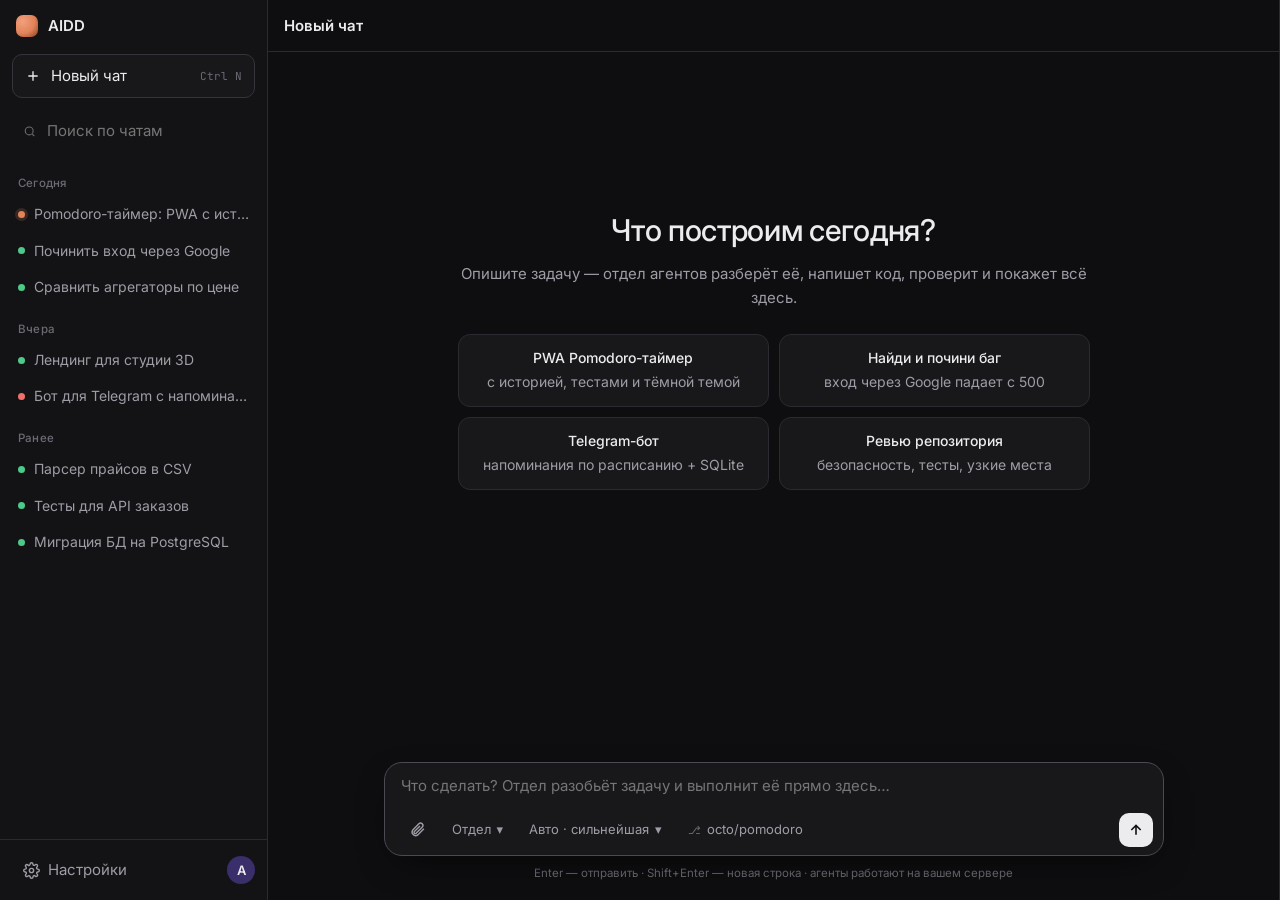
<file: ai-dev-department/web/prototypes/c.html>
<!doctype html>
<html lang="ru">
<head>
<meta charset="utf-8">
<meta name="viewport" content="width=device-width, initial-scale=1, viewport-fit=cover">
<title>AIDD · Чат</title>
<link rel="preconnect" href="https://fonts.googleapis.com">
<link href="https://fonts.googleapis.com/css2?family=Inter:wght@400;500;600&family=JetBrains+Mono:wght@400;500&display=swap" rel="stylesheet">
<style>
:root {
  --bg: #0e0e10; --side: #131315; --panel: #18181b; --panel-2: #1f1f23; --hover: #24242a;
  --line: #2a2a30; --line-2: #34343b; --text: #ececee; --muted: #9d9da6; --faint: #6b6b74;
  --accent: #e2835a; --accent-2: #f0a07c; --ok: #4ec98a; --bad: #f2706b; --warn: #e9b44c; --info: #7aa7ff;
  --add-bg: rgba(78, 201, 138, .10); --del-bg: rgba(242, 112, 107, .10);
  --mono: "JetBrains Mono", ui-monospace, Menlo, monospace; --r: 12px;
}
* { box-sizing: border-box; }
[hidden] { display: none !important; }
html, body { margin: 0; height: 100%; background: var(--bg); color: var(--text); font: 15px/1.6 Inter, system-ui, sans-serif; }
button, input, textarea, select { font: inherit; color: inherit; }
button { cursor: pointer; }
.app { display: grid; grid-template-columns: 268px 1fr auto; height: 100vh; }
/* sidebar */
.side { background: var(--side); border-right: 1px solid var(--line); display: flex; flex-direction: column; min-width: 0; }
.brand { display: flex; align-items: center; gap: 10px; padding: 14px 16px 8px; font-weight: 600; }
.brand i { width: 22px; height: 22px; border-radius: 7px; background: radial-gradient(circle at 30% 30%, var(--accent-2), var(--accent) 55%, #8a3d1f); display: block; }
.new { margin: 8px 12px; display: flex; align-items: center; gap: 10px; padding: 9px 12px; border-radius: 10px; border: 1px solid var(--line-2); background: var(--panel); }
.new:hover { background: var(--hover); }
.new kbd { margin-left: auto; font: 11px var(--mono); color: var(--faint); }
.search { margin: 4px 12px 8px; display: flex; align-items: center; gap: 8px; padding: 7px 10px; border-radius: 9px; color: var(--faint); background: transparent; border: 1px solid transparent; }
.search input { background: none; border: 0; outline: none; width: 100%; color: var(--text); }
.chats { overflow: auto; flex: 1; padding: 0 8px 8px; }
.group { font-size: 11.5px; color: var(--faint); padding: 14px 10px 4px; font-weight: 500; letter-spacing: .02em; }
.chat { display: flex; align-items: center; gap: 9px; padding: 7px 10px; border-radius: 8px; color: var(--muted); cursor: pointer; font-size: 14px; }
.chat span.t { white-space: nowrap; overflow: hidden; text-overflow: ellipsis; flex: 1; }
.chat:hover { background: var(--hover); color: var(--text); }
.chat.on { background: var(--panel-2); color: var(--text); }
.dot { width: 7px; height: 7px; border-radius: 50%; flex: none; background: var(--faint); }
.dot.run { background: var(--accent); box-shadow: 0 0 0 3px rgba(226, 131, 90, .18); animation: pulse 1.4s infinite; }
.dot.ok { background: var(--ok); } .dot.bad { background: var(--bad); }
@keyframes pulse { 50% { box-shadow: 0 0 0 6px rgba(226, 131, 90, 0); } }
.side-foot { border-top: 1px solid var(--line); padding: 10px 12px; display: flex; gap: 8px; align-items: center; }
.ibtn { display: inline-flex; align-items: center; justify-content: center; gap: 8px; padding: 7px 10px; border-radius: 8px; background: none; border: 1px solid transparent; color: var(--muted); }
.ibtn:hover { background: var(--hover); color: var(--text); }
.ibtn svg { width: 17px; height: 17px; }
.avatar { width: 28px; height: 28px; border-radius: 50%; background: #3a2f6b; display: grid; place-items: center; font-size: 13px; font-weight: 600; margin-left: auto; }
/* main */
main { display: flex; flex-direction: column; min-width: 0; height: 100vh; position: relative; }
.top { display: flex; align-items: center; gap: 10px; padding: 10px 16px; border-bottom: 1px solid var(--line); min-height: 52px; }
.top h1 { font-size: 15px; font-weight: 600; margin: 0; white-space: nowrap; overflow: hidden; text-overflow: ellipsis; }
.chip { display: inline-flex; align-items: center; gap: 6px; font-size: 12.5px; padding: 3px 10px; border-radius: 999px; border: 1px solid var(--line-2); color: var(--muted); white-space: nowrap; }
.chip.run { color: var(--accent-2); border-color: rgba(226, 131, 90, .35); }
.chip.done { color: var(--ok); border-color: rgba(78, 201, 138, .35); }
.spacer { flex: 1; }
.menu-btn { display: none; }
.scroll { flex: 1; overflow: auto; scroll-behavior: smooth; }
.thread { max-width: 780px; margin: 0 auto; padding: 28px 24px 200px; }
.empty { max-width: 680px; margin: 14vh auto 0; text-align: center; padding: 0 24px; }
.empty h2 { font-size: 30px; font-weight: 500; letter-spacing: -.01em; margin: 0 0 8px; }
.empty p { color: var(--muted); margin: 0 0 24px; }
.sugg { display: grid; grid-template-columns: 1fr 1fr; gap: 10px; text-align: left; }
.sugg button { background: var(--panel); border: 1px solid var(--line); border-radius: 12px; padding: 12px 14px; color: var(--muted); font-size: 14px; }
.sugg button:hover { border-color: var(--line-2); color: var(--text); }
.sugg b { display: block; color: var(--text); font-weight: 500; margin-bottom: 2px; }
.msg-user { display: flex; justify-content: flex-end; margin: 8px 0 22px; }
.msg-user div { background: var(--panel-2); border: 1px solid var(--line); border-radius: 18px 18px 4px 18px; padding: 10px 16px; max-width: 85%; white-space: pre-wrap; }
.turn { margin-bottom: 26px; }
.who { display: flex; align-items: center; gap: 8px; font-size: 13px; color: var(--muted); margin-bottom: 6px; }
.who i { width: 20px; height: 20px; border-radius: 6px; background: radial-gradient(circle at 30% 30%, var(--accent-2), var(--accent) 60%, #8a3d1f); display: block; }
.text p { margin: 6px 0 10px; }
.text code { font: 13px var(--mono); background: var(--panel-2); padding: 1px 6px; border-radius: 5px; }
.thinking { color: var(--faint); font-size: 14px; display: inline-flex; gap: 8px; align-items: center; background: linear-gradient(90deg, var(--faint) 0%, var(--text) 50%, var(--faint) 100%) 0 0 / 200% 100%; -webkit-background-clip: text; background-clip: text; color: transparent; animation: shimmer 2s linear infinite; }
@keyframes shimmer { to { background-position: -200% 0; } }
/* tool rows */
.tool { border-radius: 8px; margin: 2px 0; }
.tool-h { display: flex; align-items: center; gap: 8px; padding: 4px 8px; margin-left: -8px; border-radius: 7px; font-size: 13.5px; color: var(--muted); cursor: pointer; user-select: none; }
.tool-h:hover { background: var(--panel); color: var(--text); }
.tool-h .ic { width: 16px; text-align: center; color: var(--faint); font-family: var(--mono); font-size: 12px; }
.tool-h .nm { color: var(--text); font-weight: 500; }
.tool-h .arg { font: 12.5px var(--mono); white-space: nowrap; overflow: hidden; text-overflow: ellipsis; min-width: 0; }
.tool-h .st { margin-left: auto; font: 12px var(--mono); white-space: nowrap; }
.add { color: var(--ok); } .del { color: var(--bad); }
.spin { width: 12px; height: 12px; border: 2px solid var(--line-2); border-top-color: var(--accent); border-radius: 50%; animation: spin .8s linear infinite; display: inline-block; }
@keyframes spin { to { transform: rotate(360deg); } }
.tool-b { display: none; margin: 4px 0 8px; border: 1px solid var(--line); border-radius: 10px; overflow: hidden; background: #121214; }
.tool.open .tool-b { display: block; }
.code { font: 12.5px/1.55 var(--mono); padding: 8px 0; overflow-x: auto; }
.code div { padding: 0 14px; white-space: pre; }
.code .a { background: var(--add-bg); color: #b9f0cf; }
.code .d { background: var(--del-bg); color: #f8c3c0; }
.code .n { color: var(--faint); display: inline-block; width: 34px; user-select: none; }
.term { font: 12.5px/1.55 var(--mono); padding: 10px 14px; color: #c9c9d1; white-space: pre-wrap; }
.term .cmd { color: var(--accent-2); }
.bhead { display: flex; justify-content: space-between; font: 12px var(--mono); color: var(--faint); padding: 6px 14px; border-bottom: 1px solid var(--line); background: var(--panel); }
/* todo card */
.todo { border: 1px solid var(--line); border-radius: 12px; background: var(--panel); padding: 10px 14px; margin: 10px 0 12px; }
.todo .h { display: flex; justify-content: space-between; font-size: 13px; color: var(--muted); margin-bottom: 6px; }
.todo li { list-style: none; display: flex; gap: 10px; align-items: center; font-size: 14px; padding: 2px 0; }
.todo ul { margin: 0; padding: 0; }
.box { width: 15px; height: 15px; border-radius: 4px; border: 1.5px solid var(--line-2); display: grid; place-items: center; font-size: 10px; flex: none; }
.todo li.done { color: var(--faint); text-decoration: line-through; } .todo li.done .box { background: var(--ok); border-color: var(--ok); color: #0e0e10; }
.todo li.now .box { border-color: var(--accent); } .todo li.now { color: var(--text); }
/* sub-agents */
.agent { border: 1px solid var(--line); border-radius: 12px; margin: 10px 0; background: linear-gradient(180deg, var(--panel), transparent 140px); }
.agent-h { display: flex; align-items: center; gap: 10px; padding: 9px 12px; cursor: pointer; }
.agent-h .g { width: 24px; height: 24px; border-radius: 7px; display: grid; place-items: center; font-size: 12px; font-weight: 600; flex: none; }
.agent-h b { font-weight: 600; font-size: 14px; }
.agent-h .d { color: var(--muted); font-size: 13.5px; white-space: nowrap; overflow: hidden; text-overflow: ellipsis; min-width: 0; }
.agent-h .m { margin-left: auto; font: 11.5px var(--mono); color: var(--faint); white-space: nowrap; display: flex; align-items: center; gap: 8px; }
.agent-b { padding: 0 12px 8px 46px; }
.agent.closed .agent-b { display: none; }
.agent .sum { color: var(--muted); font-size: 13.5px; padding: 0 12px 10px 46px; display: none; }
.agent.closed .sum { display: block; }
.par { font-size: 12px; color: var(--faint); margin: 12px 0 0; display: flex; align-items: center; gap: 8px; }
.par::after { content: ""; flex: 1; border-top: 1px dashed var(--line); }
.notice { display: flex; gap: 8px; align-items: center; font-size: 12.5px; color: var(--faint); margin: 6px 0; padding: 4px 10px; border-left: 2px solid var(--warn); background: rgba(233, 180, 76, .05); border-radius: 0 6px 6px 0; }
/* result card */
.result { border: 1px solid var(--line); border-radius: 12px; overflow: hidden; margin: 12px 0; }
.result .h { display: flex; flex-wrap: wrap; align-items: center; gap: 10px; padding: 10px 14px; background: var(--panel); font-size: 14px; }
.result .f { display: flex; gap: 10px; padding: 6px 14px; font: 12.5px var(--mono); border-top: 1px solid var(--line); color: var(--muted); cursor: pointer; }
.result .f:hover { background: var(--panel); color: var(--text); }
.result .f span:first-child { flex: 1; }
.btn { border: 1px solid var(--line-2); background: var(--panel-2); border-radius: 9px; padding: 6px 12px; font-size: 13px; }
.btn:hover { background: var(--hover); }
.btn.primary { background: var(--text); color: #111; border-color: var(--text); font-weight: 600; }
/* composer */
.composer-wrap { position: absolute; left: 0; right: 0; bottom: 0; padding: 0 24px 18px; background: linear-gradient(180deg, transparent, var(--bg) 30%); }
.composer { max-width: 780px; margin: 0 auto; background: var(--panel); border: 1px solid var(--line-2); border-radius: 18px; padding: 10px 10px 8px 14px; box-shadow: 0 12px 40px -18px #000; }
.composer:focus-within { border-color: #4a4a52; }
.composer textarea { width: 100%; background: none; border: 0; outline: none; resize: none; min-height: 26px; max-height: 220px; font-size: 15px; line-height: 1.5; }
.composer .row { display: flex; align-items: center; gap: 6px; margin-top: 6px; }
.sel { display: inline-flex; align-items: center; gap: 6px; white-space: nowrap; font-size: 13px; color: var(--muted); padding: 5px 9px; border-radius: 8px; background: none; border: 1px solid transparent; }
.sel:hover { background: var(--hover); color: var(--text); }
.sel .k { font: 11px var(--mono); color: var(--faint); }
.send { margin-left: auto; width: 34px; height: 34px; border-radius: 10px; border: 0; background: var(--text); color: #111; display: grid; place-items: center; }
.send:disabled { background: var(--line-2); color: var(--faint); }
.send.stop { background: var(--panel-2); color: var(--text); border: 1px solid var(--line-2); }
.hint { text-align: center; font-size: 11.5px; color: var(--faint); margin-top: 8px; }
.popover { position: absolute; bottom: 100%; margin-bottom: 8px; background: var(--panel-2); border: 1px solid var(--line-2); border-radius: 12px; padding: 6px; min-width: 260px; box-shadow: 0 16px 40px -12px #000; display: none; z-index: 5; }
.popover.on { display: block; }
.popover .it { padding: 8px 10px; border-radius: 8px; cursor: pointer; font-size: 14px; }
.popover .it:hover { background: var(--hover); }
.popover .it small { display: block; color: var(--faint); font-size: 12px; }
.popover .it.on::after { content: "✓"; float: right; color: var(--accent); }
/* right panel: changes */
.changes { width: 0; overflow: hidden; border-left: 1px solid var(--line); background: var(--side); transition: width .2s; display: flex; flex-direction: column; height: 100vh; }
.changes.on { width: min(560px, 46vw); }
.changes .top { justify-content: space-between; }
.ch-body { display: grid; grid-template-columns: 200px 1fr; flex: 1; min-height: 0; }
.tree { border-right: 1px solid var(--line); overflow: auto; padding: 8px; font: 12.5px var(--mono); }
.tree div { padding: 4px 8px; border-radius: 6px; cursor: pointer; display: flex; gap: 6px; color: var(--muted); }
.tree div:hover, .tree div.on { background: var(--hover); color: var(--text); }
.tree div span:first-child { flex: 1; overflow: hidden; text-overflow: ellipsis; white-space: nowrap; }
.diffview { overflow: auto; }
/* settings */
.overlay { position: fixed; inset: 0; background: rgba(0, 0, 0, .6); display: none; align-items: center; justify-content: center; z-index: 30; padding: 24px; }
.overlay.on { display: flex; }
.settings { width: min(980px, 100%); height: min(680px, 100%); background: var(--panel); border: 1px solid var(--line-2); border-radius: 16px; display: grid; grid-template-columns: 220px 1fr; overflow: hidden; box-shadow: 0 30px 80px -20px #000; }
.set-nav { background: var(--side); border-right: 1px solid var(--line); padding: 14px 10px; display: flex; flex-direction: column; gap: 2px; }
.set-nav h3 { font-size: 13px; color: var(--faint); margin: 4px 10px 10px; font-weight: 500; }
.set-nav button { text-align: left; background: none; border: 0; padding: 8px 10px; border-radius: 8px; color: var(--muted); font-size: 14px; display: flex; gap: 9px; align-items: center; }
.set-nav button.on, .set-nav button:hover { background: var(--hover); color: var(--text); }
.set-main { overflow: auto; padding: 22px 28px; position: relative; }
.set-main h2 { margin: 0 0 4px; font-size: 19px; font-weight: 600; }
.set-main .sub { color: var(--muted); font-size: 14px; margin: 0 0 18px; }
.set-close { position: absolute; top: 14px; right: 14px; }
.rowx { display: grid; grid-template-columns: 1fr auto; gap: 12px; align-items: center; padding: 12px 0; border-bottom: 1px solid var(--line); }
.rowx .l b { font-weight: 500; display: block; }
.rowx .l span { color: var(--muted); font-size: 13px; }
.pill { font: 11.5px var(--mono); padding: 2px 9px; border-radius: 999px; border: 1px solid; justify-self: end; white-space: nowrap; }
.pill.ok { color: var(--ok); border-color: rgba(78, 201, 138, .35); } .pill.warn { color: var(--warn); border-color: rgba(233, 180, 76, .35); } .pill.bad { color: var(--bad); border-color: rgba(242, 112, 107, .35); }
.kv { display: grid; grid-template-columns: 140px 1fr 1fr auto; gap: 10px; align-items: center; padding: 10px 0; border-bottom: 1px solid var(--line); font-size: 14px; }
.kv .mono { font: 12.5px var(--mono); color: var(--muted); }
.inp { background: var(--panel-2); border: 1px solid var(--line-2); border-radius: 8px; padding: 7px 10px; width: 100%; }
.mtabs { display: none; }
@media (max-width: 860px) {
  .app { grid-template-columns: 1fr; }
  .side { position: fixed; inset: 0 auto 0 0; width: 290px; z-index: 20; transform: translateX(-100%); transition: transform .2s; }
  .side.on { transform: none; box-shadow: 20px 0 60px #000a; }
  .menu-btn { display: inline-flex; }
  .thread { padding: 18px 16px 200px; }
  .composer-wrap { padding: 0 12px calc(12px + env(safe-area-inset-bottom)); }
  .empty { margin-top: 8vh; padding: 0 16px; } .empty h2 { font-size: 24px; }
  .sugg { grid-template-columns: 1fr; }
  .changes.on { position: fixed; inset: 0; width: 100%; z-index: 25; }
  .ch-body { grid-template-columns: 1fr; grid-template-rows: auto 1fr; } .tree { border-right: 0; border-bottom: 1px solid var(--line); max-height: 30vh; }
  .settings { grid-template-columns: 1fr; height: 100%; } .set-nav { flex-direction: row; overflow-x: auto; padding: 8px; } .set-nav h3 { display: none; }
  .set-nav button { white-space: nowrap; } .overlay { padding: 0; } .settings { border-radius: 0; }
  .kv { display: flex; align-items: center; gap: 10px; } .kv > :first-child { flex: 1; min-width: 0; }
  .kv .mono { min-width: 0; max-width: 48%; overflow: hidden; text-overflow: ellipsis; white-space: nowrap; }
  .hide-sm { display: none !important; }
  .hint { display: none; }
  .composer .row { gap: 2px; }
}
</style>
</head>
<body>
<div class="app">
  <aside class="side" id="side">
    <div class="brand"><i></i>AIDD</div>
    <button class="new" onclick="newChat()"><svg width="16" height="16" viewBox="0 0 24 24" fill="none" stroke="currentColor" stroke-width="2"><path d="M12 5v14M5 12h14"/></svg>Новый чат<kbd>Ctrl N</kbd></button>
    <label class="search"><svg width="15" height="15" viewBox="0 0 24 24" fill="none" stroke="currentColor" stroke-width="2"><circle cx="11" cy="11" r="7"/><path d="m20 20-3.5-3.5"/></svg><input placeholder="Поиск по чатам"></label>
    <div class="chats" id="chats"></div>
    <div class="side-foot">
      <button class="ibtn" onclick="openSettings('keys')" title="Настройки"><svg viewBox="0 0 24 24" fill="none" stroke="currentColor" stroke-width="2"><circle cx="12" cy="12" r="3"/><path d="M19.4 15a1.7 1.7 0 0 0 .3 1.8l.1.1a2 2 0 1 1-2.8 2.8l-.1-.1a1.7 1.7 0 0 0-1.8-.3 1.7 1.7 0 0 0-1 1.5V21a2 2 0 1 1-4 0v-.1a1.7 1.7 0 0 0-1.1-1.5 1.7 1.7 0 0 0-1.8.3l-.1.1a2 2 0 1 1-2.8-2.8l.1-.1a1.7 1.7 0 0 0 .3-1.8 1.7 1.7 0 0 0-1.5-1H3a2 2 0 1 1 0-4h.1a1.7 1.7 0 0 0 1.5-1.1 1.7 1.7 0 0 0-.3-1.8l-.1-.1a2 2 0 1 1 2.8-2.8l.1.1a1.7 1.7 0 0 0 1.8.3H9a1.7 1.7 0 0 0 1-1.5V3a2 2 0 1 1 4 0v.1a1.7 1.7 0 0 0 1 1.5 1.7 1.7 0 0 0 1.8-.3l.1-.1a2 2 0 1 1 2.8 2.8l-.1.1a1.7 1.7 0 0 0-.3 1.8V9a1.7 1.7 0 0 0 1.5 1H21a2 2 0 1 1 0 4h-.1a1.7 1.7 0 0 0-1.5 1z"/></svg>Настройки</button>
      <div class="avatar">А</div>
    </div>
  </aside>

  <main>
    <div class="top">
      <button class="ibtn menu-btn" onclick="side.classList.toggle('on')" aria-label="Чаты"><svg viewBox="0 0 24 24" fill="none" stroke="currentColor" stroke-width="2"><path d="M3 6h18M3 12h18M3 18h18"/></svg></button>
      <h1 id="title">Новый чат</h1>
      <span class="chip" id="status" hidden></span>
      <span class="spacer"></span>
      <button class="ibtn" id="chBtn" onclick="toggleChanges()" hidden><svg viewBox="0 0 24 24" fill="none" stroke="currentColor" stroke-width="2"><path d="M12 3v18M3 12h18" opacity=".0"/><path d="M8 7h8M8 12h8M8 17h5"/><rect x="3" y="3" width="18" height="18" rx="3"/></svg><span class="hide-sm">Изменения</span> <span class="add" id="chAdd"></span> <span class="del" id="chDel"></span></button>
    </div>
    <div class="scroll" id="scroll"><div class="thread" id="thread"></div></div>
    <div class="composer-wrap">
      <div class="composer" style="position:relative">
        <div class="popover" id="pop-mode" style="left:40px"></div>
        <div class="popover" id="pop-model" style="left:150px"></div>
        <textarea id="input" rows="1" placeholder="Что сделать? Отдел разобьёт задачу и выполнит её прямо здесь…"></textarea>
        <div class="row">
          <button class="sel" title="Прикрепить файлы или репозиторий"><svg width="17" height="17" viewBox="0 0 24 24" fill="none" stroke="currentColor" stroke-width="2"><path d="m21 11-8.6 8.6a5 5 0 0 1-7-7l8.5-8.6a3.3 3.3 0 0 1 4.7 4.7l-8.6 8.6a1.7 1.7 0 0 1-2.4-2.4L15.5 7"/></svg></button>
          <button class="sel" onclick="pop('mode')"><span id="modeLbl">Отдел</span> ▾</button>
          <button class="sel" onclick="pop('model')"><span id="modelLbl">Авто · сильнейшая</span> ▾</button>
          <button class="sel hide-sm" title="Репозиторий"><span class="k">⎇</span> octo/pomodoro</button>
          <button class="send" id="send" onclick="sendOrStop()" aria-label="Отправить"><svg width="16" height="16" viewBox="0 0 24 24" fill="none" stroke="currentColor" stroke-width="2.4"><path d="M12 19V5M5 12l7-7 7 7"/></svg></button>
        </div>
      </div>
      <div class="hint">Enter — отправить · Shift+Enter — новая строка · агенты работают на вашем сервере</div>
    </div>
  </main>

  <aside class="changes" id="changes">
    <div class="top"><b style="font-size:14px">Изменения</b><span class="spacer"></span><button class="btn">Скачать .zip</button><button class="btn">Создать PR</button><button class="ibtn" onclick="toggleChanges()">✕</button></div>
    <div class="ch-body"><div class="tree" id="tree"></div><div class="diffview" id="diffview"></div></div>
  </aside>
</div>

<div class="overlay" id="settings" onclick="if(event.target===this)this.classList.remove('on')">
  <div class="settings">
    <nav class="set-nav" id="setNav"></nav>
    <section class="set-main" id="setMain"></section>
  </div>
</div>

<script>
const $ = (s) => document.querySelector(s);
const esc = (t) => String(t).replace(/[&<>]/g, (c) => ({ "&": "&amp;", "<": "&lt;", ">": "&gt;" }[c]));
const ROLES = { lead: ["Оркестратор", 265], arch: ["Архитектор", 200], c1: ["Кодер", 150], c2: ["Кодер", 150], t1: ["Тестер", 330], rv: ["Ревьюер", 35] };
const CHATS = [
  ["Сегодня", [["Pomodoro-таймер: PWA с историей", "run"], ["Починить вход через Google", "ok"], ["Сравнить агрегаторы по цене", "ok"]]],
  ["Вчера", [["Лендинг для студии 3D", "ok"], ["Бот для Telegram с напоминаниями", "bad"]]],
  ["Ранее", [["Парсер прайсов в CSV", "ok"], ["Тесты для API заказов", "ok"], ["Миграция БД на PostgreSQL", "ok"]]],
];
let current = -1, running = false, timer = null, startedAt = 0, files = {};
function renderChats() {
  let i = 0;
  $("#chats").innerHTML = CHATS.map(([g, items]) => `<div class="group">${g}</div>` + items.map(([t, s]) => {
    const n = i++; return `<div class="chat ${n === current ? "on" : ""}" onclick="openChat(${n})"><span class="dot ${s}"></span><span class="t">${esc(t)}</span></div>`;
  }).join("")).join("");
}
function newChat() {
  current = -1; stopRun(true); files = {};
  $("#title").textContent = "Новый чат"; $("#status").hidden = true; $("#chBtn").hidden = true;
  $("#thread").innerHTML = `<div class="empty"><h2>Что построим сегодня?</h2><p>Опишите задачу — отдел агентов разберёт её, напишет код, проверит и покажет всё здесь.</p>
    <div class="sugg">${[["PWA Pomodoro-таймер", "с историей, тестами и тёмной темой"], ["Найди и почини баг", "вход через Google падает с 500"], ["Telegram-бот", "напоминания по расписанию + SQLite"], ["Ревью репозитория", "безопасность, тесты, узкие места"]]
      .map(([a, b]) => `<button onclick="fill('${a} — ${b}')"><b>${a}</b>${b}</button>`).join("")}</div></div>`;
  renderChats(); side.classList.remove("on"); $("#input").focus();
}
function fill(t) { $("#input").value = t; autosize(); $("#input").focus(); }
function openChat(n) { current = n; renderChats(); side.classList.remove("on"); runDemo(CHATS.flatMap((g) => g[1])[n][0], n !== 0); }
function autosize() { const t = $("#input"); t.style.height = "auto"; t.style.height = Math.min(220, t.scrollHeight) + "px"; }
$("#input").addEventListener("input", autosize);
$("#input").addEventListener("keydown", (e) => { if (e.key === "Enter" && !e.shiftKey) { e.preventDefault(); sendOrStop(); } });
document.addEventListener("keydown", (e) => { if ((e.ctrlKey || e.metaKey) && e.key.toLowerCase() === "n") { e.preventDefault(); newChat(); } if (e.key === "Escape") { $("#settings").classList.remove("on"); document.querySelectorAll(".popover").forEach((p) => p.classList.remove("on")); } });
function sendOrStop() {
  if (running) return stopRun();
  const text = $("#input").value.trim(); if (!text) return;
  $("#input").value = ""; autosize();
  if (current === -1) { CHATS[0][1].unshift([text.split(" — ")[0].slice(0, 48), "run"]); current = 0; renderChats(); }
  runDemo(text, false);
}
const MODES = [["Отдел", "Ведущий агент раздаёт задачи субагентам"], ["Один агент", "Быстро: один агент с инструментами"], ["Только план", "Разобрать задачу, ничего не менять"]];
const MODELS = [["Авто · сильнейшая", "Подбор по силе из ваших ключей"], ["openai/gpt-5", "OpenRouter"], ["google/gemini-3-pro", "OpenRouter"], ["deepseek-chat", "DeepSeek"], ["qwen-3-coder-480b", "Groq"]];
function pop(which) {
  const el = $("#pop-" + which), list = which === "mode" ? MODES : MODELS, lbl = $(which === "mode" ? "#modeLbl" : "#modelLbl");
  document.querySelectorAll(".popover").forEach((p) => p !== el && p.classList.remove("on"));
  el.innerHTML = list.map(([a, b]) => `<div class="it ${lbl.textContent === a ? "on" : ""}" onclick="document.querySelector('#${which === "mode" ? "modeLbl" : "modelLbl"}').textContent='${a}';this.parentNode.classList.remove('on')">${a}<small>${b}</small></div>`).join("")
    + (which === "model" ? `<div class="it" onclick="openSettings('models')" style="border-top:1px solid var(--line);margin-top:4px">Модели и роли…<small>Настройки</small></div>` : "");
  el.classList.toggle("on");
}
// ---------------------------------------------------------------- the scripted run
const DIFF_TIMER = [["d", "  const DURATION = 25 * 60;"], ["a", "  const DURATION = settings.focus * 60;"], [" ", "  let left = DURATION;"], ["a", "  let paused = false;"], [" ", "  export function tick() {"], ["d", "    left -= 1;"], ["a", "    if (paused) return;"], ["a", "    left = Math.max(0, left - 1);"], ["a", "    if (left === 0) history.add({ at: Date.now() });"], [" ", "  }"]];
const SCRIPT = [
  [500, "text", "lead", "Разберу задачу на части: архитектура → два кодера параллельно (таймер и история) → тесты → ревью."],
  [600, "todo", null, [["Архитектура и хранение", "now"], ["Таймер и состояние", ""], ["Экран истории", ""], ["Тесты", ""], ["Ревью и PR", ""]]],
  [500, "tool", "lead", ["Glob", "src/**/*", "12 файлов"]],
  [700, "agent", "arch", "Структура и хранение истории"],
  [700, "tool", "arch", ["Skill", "api-design", ""]],
  [900, "tool", "arch", ["Write", "docs/ARCHITECTURE.md", "+42"]],
  [700, "agentdone", "arch", "Описал модули timer/history/storage и формат записи в IndexedDB."],
  [400, "todo", null, [["Архитектура и хранение", "done"], ["Таймер и состояние", "now"], ["Экран истории", "now"], ["Тесты", ""], ["Ревью и PR", ""]]],
  [400, "par", null, "два агента работают параллельно"],
  [400, "agent", "c1", "Таймер и состояние"],
  [300, "agent", "c2", "Экран истории"],
  [700, "tool", "c1", ["Read", "docs/ARCHITECTURE.md", "42 строки"]],
  [500, "tool", "c2", ["Glob", "src/ui/**/*.ts", "3 файла"]],
  [700, "notice", null, "Ключ OpenRouter ••••07c2 упёрся в лимит — запрос перешёл на ••••c4d8, этот проверю через 5 минут"],
  [800, "tool", "c1", ["Edit", "src/timer.ts", "+18 −4", "diff"]],
  [700, "tool", "c2", ["Write", "src/ui/history.ts", "+96"]],
  [900, "tool", "c1", ["Bash", "npm run build", "✓ 1.4s", "term"]],
  [600, "agentdone", "c1", "Таймер с паузой и настройкой длительности; сборка проходит."],
  [800, "tool", "c2", ["Edit", "src/ui/styles.css", "+31 −2", "diff"]],
  [600, "agentdone", "c2", "Экран истории со списком сессий и итогом за день."],
  [400, "todo", null, [["Архитектура и хранение", "done"], ["Таймер и состояние", "done"], ["Экран истории", "done"], ["Тесты", "now"], ["Ревью и PR", ""]]],
  [500, "agent", "t1", "Тесты таймера и истории"],
  [800, "tool", "t1", ["Write", "tests/timer.test.ts", "+64"]],
  [1000, "tool", "t1", ["Bash", "npx vitest run", "✗ 1 из 12", "fail"]],
  [600, "text", "t1", "После паузы таймер не сбрасывается — отправляю кодеру."],
  [800, "tool", "c1", ["Edit", "src/timer.ts", "+3 −1", "diff"]],
  [900, "tool", "t1", ["Bash", "npx vitest run", "✓ 12 из 12", "term"]],
  [500, "agentdone", "t1", "12 тестов проходят."],
  [400, "agent", "rv", "Ревью перед PR"],
  [700, "tool", "rv", ["Skill", "code-review", ""]],
  [700, "tool", "rv", ["Grep", "localStorage|eval\\(", "0 совпадений"]],
  [600, "agentdone", "rv", "Замечаний нет: данные только локально, ввод экранируется."],
  [400, "todo", null, [["Архитектура и хранение", "done"], ["Таймер и состояние", "done"], ["Экран истории", "done"], ["Тесты", "done"], ["Ревью и PR", "done"]]],
  [600, "final", "lead", "Готово. Таймер с паузой и настраиваемой длительностью, экран истории с итогом за день, данные в IndexedDB. **12 тестов проходят**, ревью без замечаний. Изменения в ветке `aidd/pomodoro` — можно открыть PR."],
];
const FILES = [["docs/ARCHITECTURE.md", 42, 0], ["src/timer.ts", 21, 5], ["src/ui/history.ts", 96, 0], ["src/ui/styles.css", 31, 2], ["tests/timer.test.ts", 64, 0], ["src/storage.ts", 38, 0]];
function el(html) { const d = document.createElement("div"); d.innerHTML = html.trim(); return d.firstChild; }
function toolHtml([name, arg, st, kind]) {
  const icons = { Read: "◔", Write: "+", Edit: "✎", Bash: "$", Glob: "⌕", Grep: "⌕", Skill: "✦", WebFetch: "↗", Task: "⇢" };
  const stHtml = st.startsWith("+") ? st.split(" ").map((p) => `<span class="${p.startsWith("+") ? "add" : "del"}">${p}</span>`).join(" ")
    : st.startsWith("✗") ? `<span class="del">${st}</span>` : st.startsWith("✓") ? `<span class="add">${st}</span>` : `<span style="color:var(--faint)">${st}</span>`;
  let body = "";
  if (kind === "diff") body = `<div class="bhead"><span>${arg}</span><span>${st}</span></div><div class="code">${DIFF_TIMER.map(([t, l], i) => `<div class="${t === "a" ? "a" : t === "d" ? "d" : ""}"><span class="n">${t === "a" ? "+" : t === "d" ? "−" : 40 + i}</span>${esc(l)}</div>`).join("")}</div>`;
  else if (kind === "term" || kind === "fail") body = `<div class="term"><span class="cmd">$ ${esc(arg)}</span>\n${kind === "fail" ? " ✓ 11 passed\n ✗ timer › resets after pause\n   expected 1500, received 1342" : arg.includes("vitest") ? " ✓ 12 passed (812ms)" : "vite v6 building for production…\n✓ 48 modules transformed.\n✓ built in 1.4s"}</div>`;
  else body = `<div class="term" style="color:var(--muted)">${esc(name)}(${esc(arg)}) → ${esc(st || "ok")}</div>`;
  return `<div class="tool"><div class="tool-h" onclick="this.parentNode.classList.toggle('open')"><span class="ic">${icons[name] || "·"}</span><span class="nm">${name}</span><span class="arg">${esc(arg)}</span><span class="st">${stHtml}</span></div><div class="tool-b">${body}</div></div>`;
}
function runDemo(prompt, instant) {
  stopRun(true);
  $("#title").textContent = prompt.split(" — ")[0].slice(0, 60);
  const thread = $("#thread"); thread.innerHTML = "";
  thread.append(el(`<div class="msg-user"><div>${esc(prompt)}</div></div>`));
  const turn = el(`<div class="turn"><div class="who"><i></i>Отдел · 6 агентов · авто-модели</div><div class="body"></div></div>`);
  thread.append(turn);
  const body = turn.querySelector(".body");
  const think = el(`<div class="thinking">Думаю над задачей…</div>`); body.append(think);
  const agents = {}; let todo = null;
  running = true; startedAt = Date.now(); files = {}; setRunning(true);
  let i = 0;
  const step = () => {
    if (i >= SCRIPT.length) return finish();
    const [delay, type, who, data] = SCRIPT[i++];
    think.remove();
    const host = who && who !== "lead" && agents[who] ? agents[who].querySelector(".agent-b") : body;
    if (type === "text") host.append(el(`<div class="text"><p>${esc(data)}</p></div>`));
    else if (type === "todo") {
      const html = `<div class="todo"><div class="h"><span>План</span><span>${data.filter((t) => t[1] === "done").length}/${data.length}</span></div><ul>${data.map(([t, s]) => `<li class="${s}"><span class="box">${s === "done" ? "✓" : ""}</span>${t}</li>`).join("")}</ul></div>`;
      if (todo) todo.replaceWith(todo = el(html)); else body.append(todo = el(html));
    } else if (type === "tool") {
      host.append(el(toolHtml(data)));
      if (/^(Write|Edit)$/.test(data[0])) { const [a, d] = [parseInt((data[2].match(/\+(\d+)/) || [0, 0])[1]), parseInt((data[2].match(/−(\d+)/) || [0, 0])[1])]; files[data[1]] = [(files[data[1]] || [0, 0])[0] + a, (files[data[1]] || [0, 0])[1] + d]; updateChanges(); }
    } else if (type === "agent") {
      const [name, hue] = ROLES[who];
      const a = el(`<div class="agent"><div class="agent-h" onclick="this.parentNode.classList.toggle('closed')"><span class="g" style="background:hsl(${hue} 45% 20%);color:hsl(${hue} 85% 75%)">${name[0]}</span><b>${name}</b><span class="d">${esc(data)}</span><span class="m"><span class="hide-sm">${who === "arch" ? "gemini-3-pro" : who === "rv" ? "gpt-5" : who === "t1" ? "qwen-3-coder" : "deepseek-chat"}</span><span class="spin"></span></span></div><div class="agent-b"></div><div class="sum"></div></div>`);
      body.append(a); agents[who] = a;
    } else if (type === "agentdone") {
      const a = agents[who]; a.querySelector(".spin").outerHTML = `<span class="add">✓</span>`;
      a.querySelector(".sum").textContent = data; a.classList.add("closed");
    } else if (type === "par") body.append(el(`<div class="par">${data}</div>`));
    else if (type === "notice") body.append(el(`<div class="notice">⟳ ${esc(data)}</div>`));
    else if (type === "final") {
      body.append(el(`<div class="text"><p>${esc(data).replace(/\*\*(.+?)\*\*/g, "<b>$1</b>").replace(/`(.+?)`/g, "<code>$1</code>")}</p></div>`));
      const total = FILES.reduce((s, f) => [s[0] + f[1], s[1] + f[2]], [0, 0]);
      body.append(el(`<div class="result"><div class="h"><span>Изменено ${FILES.length} файлов</span><span class="add">+${total[0]}</span><span class="del">−${total[1]}</span><span class="spacer"></span><button class="btn" onclick="toggleChanges(true)">Открыть изменения</button><button class="btn primary">Создать PR</button></div>${FILES.map(([f, a, d]) => `<div class="f" onclick="toggleChanges(true,'${f}')"><span>${f}</span><span class="add">+${a}</span><span class="del">${d ? "−" + d : ""}</span></div>`).join("")}</div>`));
      FILES.forEach(([f, a, d]) => { files[f] = [a, d]; }); updateChanges();
    }
    if (!instant) $("#scroll").scrollTop = $("#scroll").scrollHeight;
    timer = setTimeout(step, instant ? 0 : delay);
  };
  timer = setTimeout(step, instant ? 0 : 900);
}
function finish() { running = false; setRunning(false); }
function stopRun(silent) {
  clearTimeout(timer);
  if (running && !silent) $("#thread").append(el(`<div class="notice" style="border-color:var(--bad)">Остановлено пользователем</div>`));
  running = false; setRunning(false);
}
function setRunning(on) {
  const s = $("#status"); s.hidden = false;
  s.className = "chip " + (on ? "run" : "done"); s.innerHTML = on ? `<span class="spin"></span> работает` : "✓ готово";
  const b = $("#send"); b.classList.toggle("stop", on);
  b.innerHTML = on ? `<svg width="12" height="12" viewBox="0 0 12 12"><rect width="12" height="12" rx="2" fill="currentColor"/></svg>` : `<svg width="16" height="16" viewBox="0 0 24 24" fill="none" stroke="currentColor" stroke-width="2.4"><path d="M12 19V5M5 12l7-7 7 7"/></svg>`;
}
function updateChanges() {
  const list = Object.entries(files); $("#chBtn").hidden = !list.length;
  const t = list.reduce((s, [, [a, d]]) => [s[0] + a, s[1] + d], [0, 0]);
  $("#chAdd").textContent = "+" + t[0]; $("#chDel").textContent = t[1] ? "−" + t[1] : "";
  $("#tree").innerHTML = list.map(([f, [a, d]]) => `<div onclick="showDiff('${f}')" data-f="${f}"><span>${f}</span><span class="add">+${a}</span>${d ? `<span class="del">−${d}</span>` : ""}</div>`).join("");
}
function showDiff(f) {
  document.querySelectorAll("#tree div").forEach((d) => d.classList.toggle("on", d.dataset.f === f));
  $("#diffview").innerHTML = `<div class="bhead"><span>${f}</span><span>изменено отделом</span></div><div class="code">${DIFF_TIMER.map(([t, l], i) => `<div class="${t === "a" ? "a" : t === "d" ? "d" : ""}"><span class="n">${t === "a" ? "+" : t === "d" ? "−" : 40 + i}</span>${esc(l)}</div>`).join("")}</div>`;
}
function toggleChanges(open, f) { const c = $("#changes"); c.classList.toggle("on", open === undefined ? !c.classList.contains("on") : open); const first = f || Object.keys(files)[0]; if (first) showDiff(first); }
// ---------------------------------------------------------------- settings
const SETTINGS = [
  ["keys", "Ключи API", "⚿"], ["models", "Модели и роли", "◆"], ["skills", "Скиллы", "✦"], ["accounts", "Браузерные аккаунты", "◱"],
  ["github", "GitHub", "⎇"], ["server", "Сервер и агенты", "⚙"], ["general", "Общие", "☰"],
];
const KEYS = [["OpenRouter", "Основной", "••••a91f", "ok", "доступен", "2 в работе"], ["OpenRouter", "Запасной", "••••07c2", "warn", "в лимите · проверка через 4:12", ""], ["Groq", "Groq 1", "••••9kTz", "ok", "доступен", ""], ["DeepSeek", "DeepSeek", "••••f00d", "bad", "ключ не принят", ""], ["Свой: api.example.ai", "Локальный", "••••77aa", "ok", "доступен", ""]];
function openSettings(tab) { $("#settings").classList.add("on"); renderSettings(tab); document.querySelectorAll(".popover").forEach((p) => p.classList.remove("on")); }
function renderSettings(tab) {
  $("#setNav").innerHTML = `<h3>Настройки</h3>` + SETTINGS.map(([id, t, ic]) => `<button class="${id === tab ? "on" : ""}" onclick="renderSettings('${id}')"><span style="width:16px;text-align:center">${ic}</span>${t}</button>`).join("");
  const close = `<button class="ibtn set-close" onclick="settings.classList.remove('on')">✕</button>`;
  const pages = {
    keys: `<h2>Ключи API</h2><p class="sub">Общий котёл: каждый запрос агента берёт самый свободный ключ. Ключ в лимите выходит из оборота и проверяется раз в 5 минут.</p>
      <div style="display:flex;gap:8px;margin-bottom:8px"><button class="btn primary">+ Добавить ключ</button><button class="btn">Проверить все</button></div>
      ${KEYS.map(([p, l, k, c, s, b]) => `<div class="kv"><div><b style="font-weight:500">${l}</b><div class="mono">${p}</div></div><span class="mono hide-sm">${k}</span><span class="hide-sm" style="color:var(--muted);font-size:13px">${b}</span><span class="pill ${c}">${s}</span></div>`).join("")}`,
    models: `<h2>Модели и роли</h2><p class="sub">Автоподбор ставит самую сильную рабочую модель ведущей, остальные роли — по убыванию. Любую роль можно задать вручную.</p>
      <div style="display:flex;gap:8px;margin-bottom:8px"><button class="btn primary">Подобрать заново</button></div>
      ${[["Оркестратор", "openai/gpt-5", "OpenRouter", "авто"], ["Архитектор", "google/gemini-3-pro", "OpenRouter", "авто"], ["Кодер", "deepseek-chat", "DeepSeek", "авто"], ["Ревьюер", "openai/gpt-5-mini", "OpenRouter", "вручную"], ["Интегратор", "qwen-3-coder-480b", "Groq", "авто"], ["Тестер", "qwen-3-coder-480b", "Groq", "авто"]]
        .map(([r, m, p, a]) => `<div class="kv"><b style="font-weight:500">${r}</b><span class="mono">${m}</span><span class="hide-sm" style="color:var(--muted);font-size:13px">${p}</span><span class="pill ${a === "авто" ? "ok" : "warn"}">${a}</span></div>`).join("")}`,
    skills: `<h2>Скиллы</h2><p class="sub">Папки со SKILL.md. Агент видит описание и сам открывает инструкции, когда задача подходит.</p><button class="btn primary">+ Загрузить .zip или SKILL.md</button>
      ${[["code-review", "Проверка изменений перед слиянием"], ["write-tests", "Тесты к новому коду и их запуск"], ["debugging", "Поиск причины сбоя"], ["frontend-design", "Интерфейсы: сетка, типографика, состояния"]].map(([n, d]) => `<div class="rowx"><div class="l"><b style="font-family:var(--mono)">${n}</b><span>${d}</span></div><span class="pill ok">встроенный</span></div>`).join("")}`,
    accounts: `<h2>Браузерные аккаунты</h2><p class="sub">Второй движок: агенты через веб-чат сервиса в браузере на сервере (вход, калибровка, просмотр через noVNC).</p>${["boss · Оркестратор", "dev-1 · Кодер"].map((a) => `<div class="rowx"><div class="l"><b>${a}</b><span>вход выполнен · калибровка 3 ч назад</span></div><button class="btn">Открыть браузер</button></div>`).join("")}`,
    github: `<h2>GitHub</h2><p class="sub">Токен для коммитов и PR от имени сервера.</p><div class="rowx"><div class="l"><b>Подключён как @artem</b><span>токен ••••x9Qa</span></div><button class="btn">Отключить</button></div>`,
    server: `<h2>Сервер и агенты</h2><p class="sub">Технические ограничения отдела.</p>${[["Субагентов одновременно", "4"], ["Ходов на агента", "60"], ["Переход на запасную модель через", "60 с"], ["Песочница для Bash", "bwrap ✓"], ["Проверка ключей в лимите", "каждые 5 мин"]].map(([a, b]) => `<div class="rowx"><div class="l"><b>${a}</b></div><input class="inp" style="width:140px" value="${b}"></div>`).join("")}`,
    general: `<h2>Общие</h2><p class="sub">Внешний вид и поведение.</p>${[["Тема", "Тёмная"], ["Язык", "Русский"], ["Показывать шаги агентов", "Компактно"]].map(([a, b]) => `<div class="rowx"><div class="l"><b>${a}</b></div><span class="pill ok">${b}</span></div>`).join("")}`,
  };
  $("#setMain").innerHTML = close + pages[tab];
}
renderChats(); newChat();
</script>
</body>
</html>
</file>
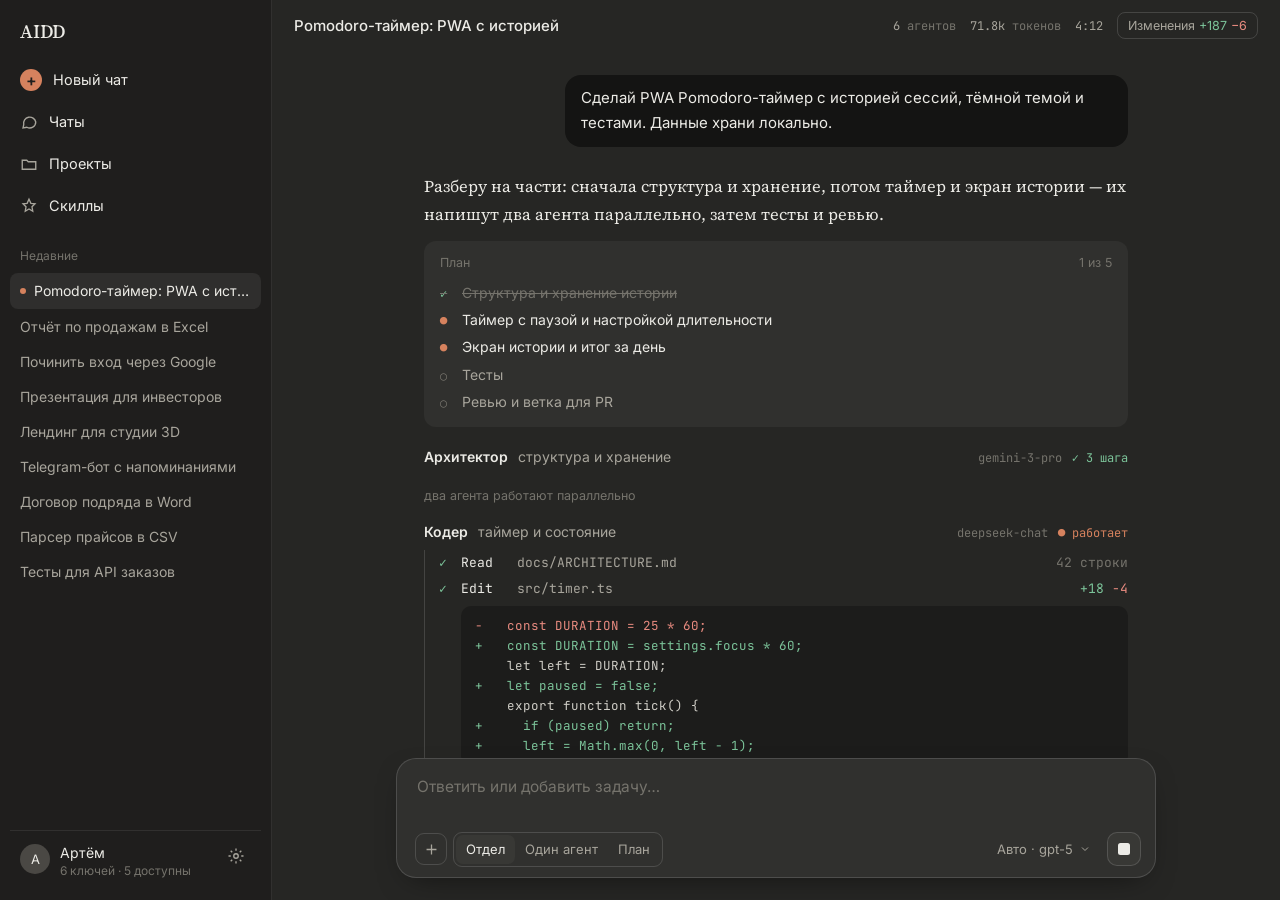
<file: ai-dev-department/web/prototypes/d.html>
<!doctype html>
<html lang="ru">
<head>
<meta charset="utf-8">
<meta name="viewport" content="width=device-width, initial-scale=1, viewport-fit=cover">
<title>AIDD</title>
<link rel="preconnect" href="https://fonts.googleapis.com">
<link href="https://fonts.googleapis.com/css2?family=Inter:wght@400;500;600&family=JetBrains+Mono:wght@400;500&family=Source+Serif+4:opsz,wght@8..60,400;8..60,500&display=swap" rel="stylesheet">
<style>
:root {
  --bg: #262624; --side: #1f1e1d; --surface: #30302e; --surface-2: #383835; --user: #141413;
  --line: rgba(255, 255, 255, .08); --line-2: rgba(255, 255, 255, .14);
  --text: #ecebe6; --muted: #a8a59c; --faint: #75736c;
  --accent: #d6825e; --accent-soft: rgba(214, 130, 94, .14);
  --ok: #7cc49a; --bad: #e98b80; --info: #8fb3e6;
  --serif: "Source Serif 4", Georgia, serif; --mono: "JetBrains Mono", ui-monospace, monospace;
}
* { box-sizing: border-box; }
[hidden] { display: none !important; }
html, body { margin: 0; height: 100%; background: var(--bg); color: var(--text); font: 15px/1.65 Inter, system-ui, sans-serif; -webkit-font-smoothing: antialiased; }
button { font: inherit; color: inherit; cursor: pointer; background: none; border: 0; }
.app { display: grid; grid-template-columns: 272px 1fr; height: 100vh; }

/* sidebar */
.side { background: var(--side); display: flex; flex-direction: column; padding: 12px 10px; gap: 2px; border-right: 1px solid var(--line); }
.brand { font: 500 19px var(--serif); padding: 6px 10px 14px; letter-spacing: -.01em; }
.nav { display: flex; align-items: center; gap: 11px; padding: 8px 10px; border-radius: 9px; color: var(--text); font-size: 14.5px; width: 100%; text-align: left; }
.nav:hover { background: rgba(255, 255, 255, .05); }
.nav .plus { width: 22px; height: 22px; border-radius: 50%; background: var(--accent); color: #1f1e1d; display: grid; place-items: center; font-size: 16px; font-weight: 600; line-height: 1; }
.nav svg { width: 18px; height: 18px; color: var(--muted); }
.label { font-size: 12px; color: var(--faint); padding: 18px 10px 6px; }
.chats { overflow: auto; flex: 1; }
.chat { display: block; width: 100%; text-align: left; padding: 6px 10px; border-radius: 8px; font-size: 14px; color: var(--muted); white-space: nowrap; overflow: hidden; text-overflow: ellipsis; }
.chat:hover { background: rgba(255, 255, 255, .05); color: var(--text); }
.chat.on { background: rgba(255, 255, 255, .07); color: var(--text); }
.chat .live { display: inline-block; width: 6px; height: 6px; border-radius: 50%; background: var(--accent); margin-right: 8px; vertical-align: 2px; animation: blink 1.4s infinite; }
@keyframes blink { 50% { opacity: .25; } }
.me { display: flex; align-items: center; gap: 10px; padding: 10px; border-top: 1px solid var(--line); margin-top: 6px; font-size: 14px; }
.me .av { width: 30px; height: 30px; border-radius: 50%; background: #4a4844; display: grid; place-items: center; font-size: 13px; }
.me .sub { color: var(--faint); font-size: 12px; line-height: 1.2; }
.me button { margin-left: auto; color: var(--muted); padding: 6px; border-radius: 8px; }
.me button:hover { background: rgba(255, 255, 255, .06); color: var(--text); }

/* main */
main { display: flex; flex-direction: column; min-width: 0; height: 100vh; position: relative; }
.head { display: flex; align-items: center; gap: 12px; padding: 12px 22px; }
.head h1 { font: 500 15px Inter, sans-serif; margin: 0; color: var(--text); }
.head .meta { margin-left: auto; font: 12px var(--mono); color: var(--faint); display: flex; gap: 14px; align-items: center; }
.head .meta b { color: var(--muted); font-weight: 400; }
.head .changes { font: 12.5px Inter; color: var(--muted); padding: 5px 10px; border-radius: 8px; border: 1px solid var(--line-2); }
.head .changes:hover { color: var(--text); }
.scroll { flex: 1; overflow: auto; }
.thread { max-width: 760px; margin: 0 auto; padding: 18px 28px 190px; }
.user { display: flex; justify-content: flex-end; margin: 6px 0 26px; }
.user div { background: var(--user); border-radius: 16px; padding: 11px 16px; max-width: 80%; }
.prose { font: 16.5px/1.7 var(--serif); color: var(--text); }
.prose p { margin: 0 0 12px; }
.prose code { font: 13.5px var(--mono); background: var(--surface); padding: 1px 6px; border-radius: 5px; }

/* the plan */
.plan { margin: 4px 0 18px; padding: 12px 16px; background: var(--surface); border-radius: 12px; }
.plan .t { display: flex; justify-content: space-between; font-size: 12.5px; color: var(--faint); margin-bottom: 6px; }
.plan ul { margin: 0; padding: 0; list-style: none; font-size: 14px; }
.plan li { display: flex; gap: 10px; align-items: baseline; padding: 2px 0; color: var(--muted); }
.plan li::before { content: "○"; font: 12px var(--mono); color: var(--faint); width: 12px; }
.plan li.done { color: var(--faint); text-decoration: line-through; } .plan li.done::before { content: "✓"; color: var(--ok); text-decoration: none; }
.plan li.now { color: var(--text); } .plan li.now::before { content: "●"; color: var(--accent); animation: blink 1.4s infinite; }

/* steps (one line each) */
.steps { margin: 2px 0 14px; padding-left: 14px; border-left: 1px solid var(--line-2); font: 13px/1.55 var(--mono); }
.step { display: flex; gap: 10px; align-items: baseline; padding: 3px 0; color: var(--muted); cursor: pointer; }
.step:hover { color: var(--text); }
.step .s { width: 12px; flex: none; color: var(--ok); }
.step.run .s { color: var(--accent); animation: blink 1.4s infinite; }
.step.fail .s { color: var(--bad); }
.step .n { color: var(--text); min-width: 46px; }
.step .a { white-space: nowrap; overflow: hidden; text-overflow: ellipsis; min-width: 0; }
.step .r { margin-left: auto; color: var(--faint); white-space: nowrap; padding-left: 12px; }
.add { color: var(--ok); } .del { color: var(--bad); }
.out { margin: 4px 0 8px 22px; background: #1c1c1b; border-radius: 10px; padding: 10px 14px; color: #cfcdc6; white-space: pre; overflow-x: auto; font: 12.5px/1.6 var(--mono); }
.out .l-a { color: var(--ok); } .out .l-d { color: var(--bad); } .out .c { color: var(--accent); }

/* sub-agents: a name line, its steps indented */
.agent { margin: 14px 0 6px; }
.agent .who { display: flex; align-items: baseline; gap: 10px; font-size: 14px; cursor: pointer; }
.agent .who b { font-weight: 600; }
.agent .who .task { color: var(--muted); }
.agent .who .m { margin-left: auto; font: 12px var(--mono); color: var(--faint); white-space: nowrap; }
.agent .who .st { font: 12px var(--mono); }
.agent .steps { margin-top: 6px; }
.agent.done .who .st { color: var(--ok); }
.agent.run .who .st { color: var(--accent); }
.parallel { font-size: 12.5px; color: var(--faint); margin: 18px 0 2px; }
.note { font-size: 13px; color: var(--faint); margin: 10px 0; padding-left: 14px; border-left: 1px solid var(--accent); }

/* composer */
.composer-wrap { position: absolute; left: 0; right: 0; bottom: 0; padding: 0 28px 22px; background: linear-gradient(180deg, rgba(38, 38, 36, 0), var(--bg) 34%); }
.composer { max-width: 760px; margin: 0 auto; background: var(--surface); border: 1px solid var(--line-2); border-radius: 20px; padding: 14px 14px 10px 18px; box-shadow: 0 10px 30px -14px rgba(0, 0, 0, .6); }
.composer textarea { width: 100%; background: none; border: 0; outline: none; resize: none; font: 15.5px/1.5 Inter, sans-serif; color: var(--text); min-height: 48px; }
.composer textarea::placeholder { color: var(--faint); }
.row { display: flex; align-items: center; gap: 6px; }
.icon { width: 32px; height: 32px; border-radius: 9px; display: grid; place-items: center; color: var(--muted); border: 1px solid var(--line-2); }
.icon:hover { color: var(--text); background: rgba(255, 255, 255, .05); }
.seg { display: inline-flex; border: 1px solid var(--line-2); border-radius: 9px; padding: 2px; font-size: 13px; }
.seg button { padding: 4px 10px; border-radius: 7px; color: var(--muted); }
.seg button.on { background: var(--surface-2); color: var(--text); }
.model { margin-left: auto; font-size: 13px; color: var(--muted); padding: 6px 10px; border-radius: 9px; display: inline-flex; gap: 6px; align-items: center; }
.model:hover { background: rgba(255, 255, 255, .05); color: var(--text); }
.go { width: 34px; height: 34px; border-radius: 10px; background: var(--accent); color: #1f1e1d; display: grid; place-items: center; }
.go.stop { background: var(--surface-2); color: var(--text); border: 1px solid var(--line-2); }

@media (max-width: 860px) {
  .app { grid-template-columns: 1fr; } .side { display: none; }
  .thread { padding: 10px 16px 190px; } .composer-wrap { padding: 0 10px 12px; }
  .head .meta .hide-sm { display: none; }
  .step .r { display: none; }
}
</style>
</head>
<body>
<div class="app">
  <aside class="side">
    <div class="brand">AIDD</div>
    <button class="nav"><span class="plus">+</span>Новый чат</button>
    <button class="nav"><svg viewBox="0 0 24 24" fill="none" stroke="currentColor" stroke-width="1.8"><path d="M21 12a8 8 0 0 1-11.8 7L4 20l1-4.6A8 8 0 1 1 21 12Z"/></svg>Чаты</button>
    <button class="nav"><svg viewBox="0 0 24 24" fill="none" stroke="currentColor" stroke-width="1.8"><path d="M3 7h6l2 2h10v10H3z"/></svg>Проекты</button>
    <button class="nav"><svg viewBox="0 0 24 24" fill="none" stroke="currentColor" stroke-width="1.8"><path d="m12 3 2.5 5.5L20 9l-4 4 1 6-5-3-5 3 1-6-4-4 5.5-.5z"/></svg>Скиллы</button>
    <div class="label">Недавние</div>
    <div class="chats">
      <button class="chat on"><span class="live"></span>Pomodoro-таймер: PWA с историей</button>
      <button class="chat">Отчёт по продажам в Excel</button>
      <button class="chat">Починить вход через Google</button>
      <button class="chat">Презентация для инвесторов</button>
      <button class="chat">Лендинг для студии 3D</button>
      <button class="chat">Telegram-бот с напоминаниями</button>
      <button class="chat">Договор подряда в Word</button>
      <button class="chat">Парсер прайсов в CSV</button>
      <button class="chat">Тесты для API заказов</button>
    </div>
    <div class="me"><span class="av">А</span><span>Артём<div class="sub">6 ключей · 5 доступны</div></span>
      <button title="Настройки"><svg width="18" height="18" viewBox="0 0 24 24" fill="none" stroke="currentColor" stroke-width="1.8"><circle cx="12" cy="12" r="3"/><path d="M12 2v3M12 19v3M4.9 4.9 7 7M17 17l2.1 2.1M2 12h3M19 12h3M4.9 19.1 7 17M17 7l2.1-2.1"/></svg></button></div>
  </aside>

  <main>
    <div class="head">
      <h1>Pomodoro-таймер: PWA с историей</h1>
      <div class="meta"><span class="hide-sm"><b>6</b> агентов</span><span class="hide-sm"><b>71.8k</b> токенов</span><span><b>4:12</b></span>
        <button class="changes">Изменения <span class="add">+187</span> <span class="del">−6</span></button></div>
    </div>
    <div class="scroll"><div class="thread">
      <div class="user"><div>Сделай PWA Pomodoro-таймер с историей сессий, тёмной темой и тестами. Данные храни локально.</div></div>

      <div class="prose"><p>Разберу на части: сначала структура и хранение, потом таймер и экран истории — их напишут два агента параллельно, затем тесты и ревью.</p></div>

      <div class="plan"><div class="t"><span>План</span><span>1 из 5</span></div><ul>
        <li class="done">Структура и хранение истории</li><li class="now">Таймер с паузой и настройкой длительности</li>
        <li class="now">Экран истории и итог за день</li><li>Тесты</li><li>Ревью и ветка для PR</li></ul></div>

      <div class="agent done"><div class="who"><b>Архитектор</b><span class="task">структура и хранение</span><span class="m">gemini-3-pro</span><span class="st">✓ 3 шага</span></div></div>

      <div class="parallel">два агента работают параллельно</div>

      <div class="agent run"><div class="who"><b>Кодер</b><span class="task">таймер и состояние</span><span class="m">deepseek-chat</span><span class="st">● работает</span></div>
        <div class="steps">
          <div class="step"><span class="s">✓</span><span class="n">Read</span><span class="a">docs/ARCHITECTURE.md</span><span class="r">42 строки</span></div>
          <div class="step" onclick="this.nextElementSibling.hidden=!this.nextElementSibling.hidden"><span class="s">✓</span><span class="n">Edit</span><span class="a">src/timer.ts</span><span class="r"><span class="add">+18</span> <span class="del">−4</span></span></div>
          <div class="out"><span class="l-d">−   const DURATION = 25 * 60;</span>
<span class="l-a">+   const DURATION = settings.focus * 60;</span>
    let left = DURATION;
<span class="l-a">+   let paused = false;</span>
    export function tick() {
<span class="l-a">+     if (paused) return;</span>
<span class="l-a">+     left = Math.max(0, left - 1);</span></div>
          <div class="step run"><span class="s">●</span><span class="n">Bash</span><span class="a">npm run build</span><span class="r">идёт 0:06</span></div>
        </div>
      </div>

      <div class="agent run"><div class="who"><b>Кодер</b><span class="task">экран истории</span><span class="m">deepseek-chat</span><span class="st">● работает</span></div>
        <div class="steps">
          <div class="step"><span class="s">✓</span><span class="n">Glob</span><span class="a">src/ui/**/*.ts</span><span class="r">3 файла</span></div>
          <div class="step"><span class="s">✓</span><span class="n">Skill</span><span class="a">frontend-design</span><span class="r"></span></div>
          <div class="step"><span class="s">✓</span><span class="n">Write</span><span class="a">src/ui/history.ts</span><span class="r"><span class="add">+96</span></span></div>
          <div class="step run"><span class="s">●</span><span class="n">Edit</span><span class="a">src/ui/styles.css</span><span class="r"></span></div>
        </div>
      </div>

      <div class="note">Ключ OpenRouter ••••07c2 упёрся в лимит — запросы перешли на ••••c4d8, этот вернётся после проверки.</div>
    </div></div>

    <div class="composer-wrap">
      <div class="composer">
        <textarea rows="2" placeholder="Ответить или добавить задачу…"></textarea>
        <div class="row">
          <button class="icon" title="Прикрепить файл"><svg width="17" height="17" viewBox="0 0 24 24" fill="none" stroke="currentColor" stroke-width="1.8"><path d="M12 5v14M5 12h14"/></svg></button>
          <div class="seg"><button class="on">Отдел</button><button>Один агент</button><button>План</button></div>
          <button class="model">Авто · gpt-5 <svg width="12" height="12" viewBox="0 0 24 24" fill="none" stroke="currentColor" stroke-width="2"><path d="m6 9 6 6 6-6"/></svg></button>
          <button class="go stop" title="Остановить"><svg width="12" height="12" viewBox="0 0 12 12"><rect width="12" height="12" rx="2.5" fill="currentColor"/></svg></button>
        </div>
      </div>
    </div>
  </main>
</div>
</body>
</html>
</file>
<file: ai-dev-department/web/css/app.css>
/* AI Dev Department — web client styles. Mobile-first, light/dark. */
:root {
  --bg: #262624; --side: #1f1e1d; --surface: #30302e; --surface-2: #383835; --user: #141413;
  --border: #3d3d3a; --line: rgba(255, 255, 255, .08); --line-2: rgba(255, 255, 255, .14);
  --text: #ecebe6; --muted: #a8a59c; --faint: #75736c;
  --accent: #d6825e; --accent-text: #1f1e1d;
  --ok: #7cc49a; --warn: #e0b25c; --danger: #e98b80; --idle: #85827a;
  --radius: 14px; --shadow: 0 10px 30px -14px rgba(0, 0, 0, .6);
  --nav-h: 0px; --side-w: 272px;
  --serif: "Source Serif 4", Georgia, serif; --mono: "JetBrains Mono", ui-monospace, Menlo, monospace;
  color-scheme: dark;
}

* { box-sizing: border-box; }
[hidden] { display: none !important; }
html, body { margin: 0; height: 100%; }
body {
  background: var(--bg);
  color: var(--text);
  font: 15px/1.55 Inter, system-ui, -apple-system, "Segoe UI", Roboto, sans-serif;
  -webkit-font-smoothing: antialiased;
}
a { color: var(--accent); }
h1 { font-size: 22px; margin: 0; }
h2 { font-size: 17px; margin: 0 0 8px; }
p { margin: 0 0 8px; }
.muted { color: var(--muted); }
.small { font-size: 13px; }

/* ---------- boot / spinner ---------- */
.boot { min-height: 100vh; display: grid; place-items: center; }
.spinner {
  width: 32px; height: 32px; border-radius: 50%;
  border: 3px solid var(--border); border-top-color: var(--accent);
  animation: spin .8s linear infinite;
}
@keyframes spin { to { transform: rotate(360deg); } }

/* ---------- controls ---------- */
button, .btn {
  font: inherit; cursor: pointer; border-radius: 10px;
  border: 1px solid var(--border); background: var(--surface); color: var(--text);
  padding: 9px 16px; min-height: 40px; display: inline-flex; align-items: center;
  justify-content: center; gap: 8px; text-decoration: none; white-space: nowrap;
}
button:hover:not(:disabled), .btn:hover { border-color: var(--accent); }
button:disabled { opacity: .55; cursor: default; }
button.primary { background: var(--accent); border-color: var(--accent); color: var(--accent-text); font-weight: 600; }
button.danger { color: var(--danger); }
button.ghost { background: transparent; border-color: transparent; }
:focus-visible { outline: 2px solid var(--accent); outline-offset: 2px; }

label.field { display: grid; gap: 6px; margin-bottom: 14px; font-size: 14px; color: var(--muted); }
input, select, textarea {
  font: inherit; color: var(--text); background: var(--surface);
  border: 1px solid var(--border); border-radius: 10px; padding: 10px 12px; width: 100%;
  min-height: 42px;
}
input:focus, select:focus, textarea:focus { border-color: var(--accent); outline: none; }
.checkbox { display: flex; align-items: center; gap: 8px; margin-bottom: 14px; font-size: 14px; }
.checkbox input { width: auto; min-height: auto; }

/* ---------- auth screen ---------- */
.auth {
  min-height: 100vh; display: grid; place-items: center; padding: 24px 16px;
}
.auth-card {
  width: 100%; max-width: 400px; background: var(--surface); border: 1px solid var(--border);
  border-radius: 16px; padding: 28px 24px; box-shadow: var(--shadow);
}
.auth-logo { display: flex; align-items: center; gap: 12px; margin-bottom: 20px; }
.auth-logo img { width: 40px; height: 40px; }
.tabs { display: grid; grid-template-columns: 1fr 1fr; gap: 4px; background: var(--surface-2); padding: 4px; border-radius: 10px; margin-bottom: 20px; }
.tabs button { border: 0; background: transparent; min-height: 36px; }
.tabs button[aria-selected="true"] { background: var(--surface); box-shadow: var(--shadow); font-weight: 600; }
.form-error { color: var(--danger); font-size: 14px; min-height: 20px; margin-bottom: 8px; }

/* ---------- shell ---------- */
.shell { display: grid; grid-template-columns: var(--side-w) 1fr; height: 100vh; height: 100dvh; }
.side { background: var(--side); border-right: 1px solid var(--line); display: flex; flex-direction: column; padding: 12px 10px; gap: 2px; min-width: 0; }
.side-brand { font: 500 19px var(--serif); padding: 6px 10px 14px; }
.side-item { display: flex; align-items: center; gap: 11px; padding: 8px 10px; border-radius: 9px; color: var(--text); text-decoration: none; font-size: 14.5px; }
.side-item:hover { background: rgba(255, 255, 255, .05); }
.side-item svg { color: var(--muted); }
.plus { width: 22px; height: 22px; border-radius: 50%; background: var(--accent); color: var(--accent-text); display: grid; place-items: center; font-size: 16px; font-weight: 600; line-height: 1; }
.side-label { font-size: 12px; color: var(--faint); padding: 18px 10px 6px; }
.side-chats { overflow: auto; flex: 1; min-height: 0; }
.side-chat { display: block; padding: 6px 10px; border-radius: 8px; font-size: 14px; color: var(--muted); text-decoration: none; white-space: nowrap; overflow: hidden; text-overflow: ellipsis; }
.side-chat:hover { background: rgba(255, 255, 255, .05); color: var(--text); }
.side-chat.on { background: rgba(255, 255, 255, .08); color: var(--text); }
.side-empty { color: var(--faint); font-size: 13px; padding: 6px 10px; }
.live { display: inline-block; width: 6px; height: 6px; border-radius: 50%; background: var(--accent); margin-right: 8px; vertical-align: 2px; animation: blink 1.4s infinite; }
@keyframes blink { 50% { opacity: .25; } }
.side-me { display: flex; align-items: center; gap: 8px; padding: 10px 6px 2px; border-top: 1px solid var(--line); margin-top: 6px; font-size: 13.5px; }
.side-me .av { width: 28px; height: 28px; border-radius: 50%; background: #4a4844; display: grid; place-items: center; flex: none; }
.side-me .me-name { flex: 1; min-width: 0; overflow: hidden; text-overflow: ellipsis; white-space: nowrap; color: var(--muted); }
.icon-btn { width: 32px; height: 32px; min-height: 0; padding: 0; border-radius: 8px; border: 0; background: none; color: var(--muted); display: inline-grid; place-items: center; text-decoration: none; }
.icon-btn:hover:not(:disabled) { background: rgba(255, 255, 255, .06); color: var(--text); border: 0; }
.content { display: flex; flex-direction: column; min-width: 0; height: 100vh; height: 100dvh; }
.topbar { display: flex; align-items: center; gap: 12px; padding: 10px 22px; min-height: 52px; }
.tb-title { font-weight: 500; white-space: nowrap; overflow: hidden; text-overflow: ellipsis; min-width: 0; }
.tb-actions { margin-left: auto; display: flex; align-items: center; gap: 10px; }
.tb-meta { font: 12px var(--mono); color: var(--faint); white-space: nowrap; }
.menu-btn { display: none; }
.main { flex: 1; overflow: auto; padding: 8px 28px 40px; }
.main > * { max-width: 1100px; margin-left: auto; margin-right: auto; }
.main.chat-mode { padding: 0; overflow: hidden; display: flex; }
.main.chat-mode > * { max-width: none; margin: 0; }
.page-head { display: flex; align-items: center; justify-content: space-between; gap: 12px; margin: 4px 0 16px; flex-wrap: wrap; }
.side-scrim { display: none; }
.small-btn { min-height: 0; padding: 5px 11px; font-size: 13px; border-radius: 9px; border: 1px solid var(--line-2); background: none; color: var(--muted); }
.small-btn:hover:not(:disabled) { color: var(--text); border-color: var(--line-2); background: rgba(255, 255, 255, .05); }
.icon-x { min-height: 0; padding: 4px 8px; border: 0; background: none; color: var(--muted); }
.icon-x:hover:not(:disabled) { color: var(--text); border: 0; }
@media (max-width: 860px) {
  .shell { grid-template-columns: 1fr; }
  .side { position: fixed; inset: 0 auto 0 0; width: 290px; z-index: 40; transform: translateX(-100%); transition: transform .2s; }
  .side.open { transform: none; }
  .side.open + .side-scrim { display: block; position: fixed; inset: 0; background: rgba(0, 0, 0, .5); z-index: 39; }
  .menu-btn { display: inline-grid; }
  .topbar { padding: 8px 10px; }
  .main { padding: 4px 14px 32px; }
  .tb-meta { display: none; }
}

/* ---------- cards & lists ---------- */
.grid { display: grid; gap: 12px; grid-template-columns: repeat(auto-fill, minmax(280px, 1fr)); }
.card {
  background: var(--surface); border: 1px solid var(--border); border-radius: var(--radius);
  padding: 16px; box-shadow: var(--shadow);
}
.card-head { display: flex; align-items: flex-start; justify-content: space-between; gap: 8px; margin-bottom: 8px; }
.card-title { font-weight: 600; font-size: 16px; overflow-wrap: anywhere; }
.meta { display: flex; flex-wrap: wrap; gap: 6px 14px; font-size: 13px; color: var(--muted); }
.actions { display: flex; flex-wrap: wrap; gap: 8px; margin-top: 12px; }

.badge {
  display: inline-flex; align-items: center; gap: 6px; font-size: 12px; font-weight: 600;
  padding: 3px 10px; border-radius: 999px; background: var(--surface-2); color: var(--muted); white-space: nowrap;
}
.badge::before { content: ""; width: 8px; height: 8px; border-radius: 50%; background: currentColor; }
.badge.ok { color: var(--ok); }
.badge.warn { color: var(--warn); }
.badge.danger { color: var(--danger); }
.badge.idle { color: var(--idle); }
.badge.info { color: var(--accent); }

.empty {
  text-align: center; padding: 48px 16px; border: 1px dashed var(--border);
  border-radius: var(--radius); color: var(--muted);
}
.empty h2 { color: var(--text); }
.empty .actions { justify-content: center; }

.banner {
  background: var(--surface-2); border-radius: var(--radius); padding: 12px 14px;
  margin-bottom: 16px; font-size: 14px; border-left: 3px solid var(--accent);
}
.kv { display: grid; grid-template-columns: max-content 1fr; gap: 6px 16px; font-size: 14px; }
.kv dt { color: var(--muted); }
.kv dd { margin: 0; overflow-wrap: anywhere; }

/* ---------- toasts ---------- */
#toasts {
  position: fixed; left: 50%; transform: translateX(-50%); z-index: 100;
  bottom: calc(var(--nav-h) + 16px + env(safe-area-inset-bottom)); display: grid; gap: 8px; width: min(92vw, 420px);
}
@media (min-width: 800px) { #toasts { bottom: 24px; } }
.toast {
  background: var(--text); color: var(--bg); padding: 12px 16px; border-radius: 10px;
  box-shadow: var(--shadow); font-size: 14px; animation: rise .2s ease-out;
}
.toast.error { background: var(--danger); color: #fff; }
@keyframes rise { from { opacity: 0; transform: translateY(8px); } }

/* ---------- modal ---------- */
.modal-backdrop {
  position: fixed; inset: 0; background: rgba(0, 0, 0, .45); z-index: 50;
  display: grid; place-items: end center;
}
.modal {
  background: var(--surface); width: 100%; max-width: 520px; border-radius: 16px 16px 0 0;
  padding: 20px 20px calc(20px + env(safe-area-inset-bottom)); max-height: 92vh; overflow: auto;
}
@media (min-width: 800px) {
  .modal-backdrop { place-items: center; }
  .modal { border-radius: 16px; }
}
.modal-actions { display: flex; justify-content: flex-end; gap: 8px; margin-top: 8px; flex-wrap: wrap; }

/* ---------- utilities (CSP forbids style="" attributes) ---------- */
.mt-8 { margin-top: 8px; }
.mt-16 { margin-top: 16px; }
.m-0 { margin: 0; }
.w-full { width: 100%; }
button svg, .btn svg { width: 18px; height: 18px; flex: none; }
.grid > .empty { grid-column: 1 / -1; }

/* ---------- accounts ---------- */
.inline-field { display: flex; align-items: center; gap: 10px; margin: 4px 0 10px; }
.inline-field select { width: auto; min-height: 36px; padding: 6px 10px; }
.card-alert { border-color: var(--danger); }
@media (max-width: 520px) { .hide-sm { display: none; } }

/* ---------- embedded browser (noVNC) ---------- */
body.no-scroll { overflow: hidden; }
.browser-overlay {
  position: fixed; inset: 0; z-index: 60; background: var(--bg);
  display: flex; flex-direction: column;
  padding: env(safe-area-inset-top) env(safe-area-inset-right) env(safe-area-inset-bottom) env(safe-area-inset-left);
}
.browser-bar {
  display: flex; align-items: center; justify-content: space-between; gap: 8px; flex-wrap: wrap;
  padding: 8px 12px; background: var(--surface); border-bottom: 1px solid var(--border);
}
.browser-title { display: flex; flex-direction: column; min-width: 0; }
.browser-title strong { overflow: hidden; text-overflow: ellipsis; white-space: nowrap; }
.browser-actions { display: flex; gap: 6px; flex-wrap: wrap; }
.browser-actions button, .browser-actions .btn { min-height: 36px; padding: 6px 12px; }
.browser-hint { padding: 8px 12px; font-size: 13px; color: var(--muted); background: var(--surface-2); }
.browser-frame { flex: 1; min-height: 0; display: grid; place-items: center; background: #000; }
.browser-frame iframe { width: 100%; height: 100%; border: 0; display: block; }
.browser-message { color: #e7e9ee; max-width: 520px; padding: 24px; text-align: center; }
.browser-title { flex: 1; }
.browser-close { padding: 6px 8px; }
.rotate-hint { display: none; }
@media (max-width: 520px) {
  .browser-bar { padding: 6px 8px; gap: 6px; }
  .browser-actions button, .browser-actions .btn { padding: 6px 10px; }
  .browser-done { order: 5; width: 100%; }
  .browser-hint { display: none; }
}
@media (max-width: 520px) and (orientation: portrait) {
  .rotate-hint { display: block; padding: 6px 12px; font-size: 12px; text-align: center; color: var(--muted); background: var(--surface-2); }
}

/* ---------- GitHub ---------- */
.stack { display: grid; gap: 16px; }
.steps { margin: 0 0 16px; padding-left: 20px; font-size: 14px; display: grid; gap: 6px; }
.row { display: flex; gap: 8px; }
.row input { flex: 1; min-width: 0; }
.check-result { margin-top: 12px; }
code { font-family: ui-monospace, SFMono-Regular, Menlo, monospace; font-size: .9em; background: var(--surface-2); padding: 1px 6px; border-radius: 6px; }

/* ---------- projects ---------- */
.btn.primary { background: var(--accent); border-color: var(--accent); color: var(--accent-text); font-weight: 600; }
textarea { resize: vertical; min-height: 80px; line-height: 1.45; }
.card-link { color: inherit; text-decoration: none; display: block; }
.card-link:hover { border-color: var(--accent); }
.clamp { display: -webkit-box; -webkit-line-clamp: 2; -webkit-box-orient: vertical; overflow: hidden; }
.ok-text { color: var(--ok); font-weight: 600; }
.pre { white-space: pre-wrap; overflow-wrap: anywhere; }
.warn-banner { border-left-color: var(--warn); }

.stepper { list-style: none; display: flex; gap: 8px; padding: 0; margin: 0 0 16px; }
.stepper li { display: flex; align-items: center; gap: 8px; font-size: 14px; color: var(--muted); flex: 1; }
.stepper li span {
  width: 26px; height: 26px; border-radius: 50%; display: grid; place-items: center; flex: none;
  background: var(--surface-2); font-weight: 600; font-size: 13px;
}
.stepper li.current { color: var(--text); font-weight: 600; }
.stepper li.current span { background: var(--accent); color: var(--accent-text); }
.stepper li.done span { background: var(--ok); color: #fff; }

.team { display: grid; gap: 8px; margin-top: 6px; }
.team-row {
  display: grid; grid-template-columns: 1fr auto; gap: 8px 10px; align-items: center;
  padding: 10px 12px; border: 1px solid var(--border); border-radius: 10px; color: var(--text);
}
.team-row.on { border-color: var(--accent); }
.team-row select { grid-column: 1 / -1; }
.team-name { display: flex; align-items: center; gap: 10px; font-weight: 600; }
.team-name input { width: 20px; height: 20px; min-height: 0; }
@media (min-width: 640px) {
  .team-row { grid-template-columns: 1fr auto 200px; }
  .team-row select { grid-column: auto; }
}

.project-grid { display: grid; gap: 16px; }
@media (min-width: 1000px) { .project-grid { grid-template-columns: 1fr 340px; align-items: start; } }
.tasks { display: grid; gap: 10px; }
.task-running { border-color: var(--accent); }
.task-done { border-left: 3px solid var(--ok); }
.task-blocked, .task-failed { border-left: 3px solid var(--danger); }
.task-summary { background: var(--surface-2); padding: 8px 10px; border-radius: 8px; }
.feed-card { position: sticky; top: 16px; }
.feed { list-style: none; margin: 0; padding: 0; display: grid; gap: 6px; font-size: 13px; max-height: 60vh; overflow: auto; }
.feed li { padding: 6px 8px; border-radius: 8px; background: var(--surface-2); }
.feed li.ok { color: var(--ok); }
.feed li.danger { color: var(--danger); }
.feed li.info { color: var(--accent); }
.feed time { color: var(--muted); font-variant-numeric: tabular-nums; }
.live { font-size: 12px; color: var(--muted); }
.live.on { color: var(--ok); }
.live::before { content: "● "; }
.md > :first-child { margin-top: 0; }
.md h3, .md h4, .md h5, .md h6 { font-size: 15px; margin: 12px 0 6px; }
.md ul, .md ol { margin: 0 0 8px; padding-left: 22px; }
.md pre { background: var(--surface-2); padding: 10px 12px; border-radius: 8px; overflow: auto; font-size: 13px; }
.md pre code { background: none; padding: 0; }
.report {
  white-space: pre-wrap; overflow-wrap: anywhere; font-size: 12px; line-height: 1.4;
  background: var(--surface-2); padding: 10px 12px; border-radius: 8px; max-height: 50vh; overflow: auto;
  font-family: ui-monospace, SFMono-Regular, Menlo, monospace;
}

/* ---------- attention (a human is needed) ---------- */
.attention-bar {
  position: sticky; top: 0; z-index: 30; display: grid; gap: 8px;
  padding: 10px 16px; background: var(--danger); color: #fff;
}
@media (min-width: 800px) { .attention-bar { margin-left: var(--side-w); } }
.attention-item { display: flex; align-items: center; justify-content: space-between; gap: 10px; flex-wrap: wrap; }
.attention-text { font-size: 14px; }
.attention-bar button { min-height: 34px; padding: 4px 12px; }
.attention-bar button.primary { background: #fff; color: var(--danger); border-color: #fff; }
.task-paused { border-left: 3px solid var(--warn); }

/* ---------- department ---------- */
.round { display: grid; gap: 10px; margin-bottom: 14px; }
.round-title { font-size: 14px; color: var(--muted); margin: 6px 0 0; text-transform: uppercase; letter-spacing: .04em; }
.chips { display: flex; flex-wrap: wrap; gap: 6px; margin-bottom: 6px; }
.chat li { display: block; }
.chat .msg-question { border-left: 3px solid var(--warn); }
.chat .msg-answer { border-left: 3px solid var(--ok); }
.badge-link { text-decoration: none; }
.brief summary { cursor: pointer; list-style: none; display: flex; align-items: center; gap: 8px; }
.brief summary::before { content: "▸"; color: var(--muted); transition: transform .15s; }
.brief[open] summary::before { transform: rotate(90deg); }
.brief summary::-webkit-details-marker { display: none; }
.brief-text { margin-top: 10px; font-size: 14px; max-height: 50vh; overflow: auto; }
.inline { display: inline; }
.fieldset { border: 1px solid var(--border); border-radius: 10px; padding: 10px 12px 4px; margin: 0 0 14px; }
.fieldset legend { padding: 0 6px; font-size: 13px; color: var(--muted); }
.danger-text { color: var(--danger); }
.checklist { list-style: none; padding: 0; margin: 8px 0 12px; display: grid; gap: 6px; font-size: 14px; }
.pulse { margin: 4px 0; font-variant-numeric: tabular-nums; }

/* API department */
.subtabs { display: flex; gap: 4px; overflow-x: auto; margin: 0 0 16px; border-bottom: 1px solid var(--border); }
.subtabs a { padding: 8px 12px; color: var(--muted); text-decoration: none; white-space: nowrap; border-bottom: 2px solid transparent; }
.subtabs a[aria-selected="true"] { color: var(--text); border-bottom-color: var(--accent); font-weight: 600; }
.dept textarea { width: 100%; }
.dept label { display: block; font-size: 13px; color: var(--muted); margin: 8px 0 4px; }
.run-card { color: inherit; text-decoration: none; }
.stats { display: grid; grid-template-columns: repeat(auto-fit, minmax(140px, 1fr)); gap: 12px; margin: 12px 0; }
.stat-v { font: 600 26px ui-monospace, SFMono-Regular, Menlo, monospace; }
.stat-v.ok { color: var(--ok); } .stat-v.warn { color: var(--warn); } .stat-v.danger { color: var(--danger); } .stat-v.info { color: var(--accent); }
.warn-text { color: var(--warn); }
.mono { font-family: ui-monospace, SFMono-Regular, Menlo, monospace; }
.run-head { margin: 8px 0 16px; }
.run-grid { display: grid; grid-template-columns: minmax(280px, 380px) 1fr; gap: 16px; align-items: start; }
.tree { padding: 6px; }
.agent { display: grid; grid-template-columns: 30px 1fr auto; gap: 10px; align-items: center; padding: 8px; margin-left: calc(var(--d, 0) * 22px); border-radius: 8px; }
.agent + .agent { border-top: 1px solid var(--border); }
.agent-glyph { width: 30px; height: 30px; border-radius: 8px; display: grid; place-items: center; background: var(--surface-2); font-weight: 700; }
.agent-main { min-width: 0; }
.agent-last { white-space: nowrap; overflow: hidden; text-overflow: ellipsis; font-family: ui-monospace, monospace; }
.agent-side { text-align: right; }
.todos { margin: 8px 0 0; padding-left: 4px; list-style: none; font-size: 14px; }
.todos li.completed { color: var(--muted); text-decoration: line-through; }
.feed { padding: 0; max-height: 70vh; overflow: auto; font-size: 13px; }
.ev { display: grid; grid-template-columns: 44px 92px 72px 1fr; gap: 8px; padding: 7px 12px; border-bottom: 1px solid var(--border); }
.ev-time { color: var(--muted); font-family: ui-monospace, monospace; }
.ev-who { white-space: nowrap; overflow: hidden; text-overflow: ellipsis; }
.ev-what { color: var(--accent); font-family: ui-monospace, monospace; }
.ev-text { overflow-wrap: anywhere; font-family: ui-monospace, monospace; color: var(--muted); }
.ev.ev-text .ev-text { font-family: inherit; color: var(--text); }
.ev.ev-key_rotation .ev-what, .ev.ev-keys_waiting .ev-what { color: var(--warn); }
.files { margin: 8px 0 0; padding-left: 18px; font-size: 14px; }
.file-view { max-height: 60vh; overflow: auto; background: var(--surface-2); padding: 12px; border-radius: 8px; font-size: 12.5px; white-space: pre-wrap; }
.roles-grid { grid-template-columns: repeat(auto-fill, minmax(320px, 1fr)); }
.role-card input, .role-card select, .role-card textarea { width: 100%; }
.two { display: grid; grid-template-columns: 1fr 1fr; gap: 10px; }
.chips { display: flex; flex-wrap: wrap; gap: 6px; }
.chip-check { display: inline-flex !important; align-items: center; gap: 6px; margin: 0 !important; padding: 4px 10px; border: 1px solid var(--border); border-radius: 999px; font-size: 12.5px !important; color: var(--text) !important; cursor: pointer; }
.chip-check input { width: auto !important; min-height: auto; margin: 0; }
@media (max-width: 760px) {
  .run-grid { grid-template-columns: 1fr; }
  .ev { grid-template-columns: 40px 1fr; }
  .ev-who { display: none; }
  .ev-what { grid-column: 2; }
  .ev-text { grid-column: 1 / -1; }
}
.rank { width: 100%; border-collapse: collapse; font-size: 13px; margin-top: 8px; display: block; overflow-x: auto; }
.rank th, .rank td { text-align: left; padding: 6px 8px; border-bottom: 1px solid var(--border); white-space: nowrap; }

/* ---------- chat ---------- */
.chat-wrap { display: flex; flex: 1; min-width: 0; height: 100%; }
.chat-col { flex: 1; min-width: 0; position: relative; display: flex; flex-direction: column; }
.chat-scroll { flex: 1; overflow: auto; }
.thread { max-width: 760px; margin: 0 auto; padding: 10px 28px 200px; }
.empty-chat { text-align: center; padding: 14vh 0 0; }
.empty-chat h1 { font: 400 34px/1.2 var(--serif); margin: 0 0 10px; letter-spacing: -.01em; }
.empty-chat p { color: var(--muted); margin: 0 0 26px; }
.sugg { display: grid; grid-template-columns: 1fr 1fr; gap: 10px; text-align: left; }
.sugg button { display: block; text-align: left; white-space: normal; background: var(--surface); border: 1px solid var(--line); border-radius: 14px; padding: 12px 14px; min-height: 0; color: var(--muted); font-size: 13.5px; }
.sugg button:hover:not(:disabled) { border-color: var(--line-2); color: var(--text); }
.sugg b { display: block; color: var(--text); font-weight: 500; font-size: 14.5px; margin-bottom: 2px; }
.turn { margin-bottom: 30px; }
.user-msg { display: flex; justify-content: flex-end; margin: 18px 0 22px; }
.user-msg div { background: var(--user); border-radius: 16px; padding: 11px 16px; max-width: 80%; white-space: pre-wrap; overflow-wrap: anywhere; }
.prose { font: 16.5px/1.7 var(--serif); margin: 4px 0 12px; overflow-wrap: anywhere; }
.prose p { margin: 0 0 12px; }
.prose code { font: 13.5px var(--mono); background: var(--surface); padding: 1px 6px; border-radius: 5px; }
.prose pre { background: #1c1c1b; border-radius: 10px; padding: 12px 14px; overflow-x: auto; font: 13px/1.6 var(--mono); }
.thinking { font-size: 14px; margin: 8px 0; background: linear-gradient(90deg, var(--faint) 0%, var(--text) 50%, var(--faint) 100%) 0 0 / 200% 100%; -webkit-background-clip: text; background-clip: text; color: transparent; animation: shimmer 2s linear infinite; width: fit-content; }
@keyframes shimmer { to { background-position: -200% 0; } }
.plan { margin: 4px 0 16px; padding: 12px 16px; background: var(--surface); border-radius: 12px; }
.plan .t { display: flex; justify-content: space-between; font-size: 12.5px; color: var(--faint); margin-bottom: 6px; }
.plan ul { margin: 0; padding: 0; list-style: none; font-size: 14px; }
.plan li { display: flex; gap: 10px; align-items: baseline; padding: 2px 0; color: var(--muted); }
.plan li::before { content: "○"; font: 12px var(--mono); color: var(--faint); width: 12px; flex: none; }
.plan li.done { color: var(--faint); text-decoration: line-through; } .plan li.done::before { content: "✓"; color: var(--ok); }
.plan li.now { color: var(--text); } .plan li.now::before { content: "●"; color: var(--accent); animation: blink 1.4s infinite; }
.steps { margin: 2px 0 12px; padding-left: 14px; border-left: 1px solid var(--line-2); font: 13px/1.55 var(--mono); }
.step { display: flex; gap: 10px; align-items: baseline; padding: 3px 0; color: var(--muted); }
.step.openable { cursor: pointer; } .step.openable:hover { color: var(--text); }
.step .s { width: 12px; flex: none; color: var(--ok); }
.step.run .s { color: var(--accent); animation: blink 1.4s infinite; }
.step.fail .s { color: var(--danger); }
.step .n { color: var(--text); min-width: 46px; }
.step .a { white-space: nowrap; overflow: hidden; text-overflow: ellipsis; min-width: 0; }
.step .r { margin-left: auto; color: var(--faint); white-space: nowrap; padding-left: 12px; }
.add { color: var(--ok); } .del { color: var(--danger); } .faint { color: var(--faint); }
.out { margin: 4px 0 8px 22px; background: #1c1c1b; border-radius: 10px; padding: 10px 14px; color: #cfcdc6; white-space: pre; overflow-x: auto; font: 12.5px/1.6 var(--mono); max-height: 360px; overflow-y: auto; }
.out .l-a, .diff .l-a { color: var(--ok); background: rgba(124, 196, 154, .08); } .out .l-d, .diff .l-d { color: var(--danger); background: rgba(233, 139, 128, .08); }
.c-agent { margin: 14px 0 6px; }
.c-agent .who { display: flex; align-items: baseline; gap: 10px; font-size: 14px; cursor: pointer; flex-wrap: wrap; }
.c-agent .who b { font-weight: 600; }
.c-agent .who .task { color: var(--muted); min-width: 0; }
.c-agent .who .m { margin-left: auto; font: 12px var(--mono); color: var(--faint); white-space: nowrap; }
.c-agent .who .st { font: 12px var(--mono); white-space: nowrap; }
.st.run { color: var(--accent); } .st.ok { color: var(--ok); } .st.fail { color: var(--danger); }
.c-agent .steps { display: none; margin-top: 6px; }
.c-agent.open .steps { display: block; }
.agent-text { font: 13.5px/1.55 Inter, sans-serif; color: var(--muted); padding: 4px 0; white-space: pre-wrap; }
.agent-sum { font-size: 13.5px; color: var(--muted); margin-top: 2px; }
.c-agent.open .agent-sum { display: none; }
.note { font-size: 13px; color: var(--faint); margin: 10px 0; padding-left: 14px; border-left: 1px solid var(--accent); }
.note.bad { border-color: var(--danger); color: var(--danger); }
.changes-card { border: 1px solid var(--line); border-radius: 12px; overflow: hidden; margin: 12px 0; }
.changes-card .h { display: flex; align-items: center; gap: 10px; padding: 10px 14px; background: var(--surface); font-size: 14px; flex-wrap: wrap; }
.changes-card .f { display: grid; grid-template-columns: 1fr auto auto; gap: 10px; padding: 6px 14px; font: 12.5px var(--mono); border-top: 1px solid var(--line); color: var(--muted); cursor: pointer; }
.changes-card .f:hover { background: var(--surface); color: var(--text); }
.changes-card .f span:first-child { overflow: hidden; text-overflow: ellipsis; white-space: nowrap; }
.sp { flex: 1; }
.composer-wrap { position: absolute; left: 0; right: 0; bottom: 0; padding: 0 28px 22px; background: linear-gradient(180deg, rgba(38, 38, 36, 0), var(--bg) 34%); }
.composer { max-width: 760px; margin: 0 auto; background: var(--surface); border: 1px solid var(--line-2); border-radius: 20px; padding: 12px 12px 10px 16px; box-shadow: var(--shadow); }
.composer textarea { border: 0; background: none; padding: 2px 0; min-height: 44px; max-height: 240px; resize: none; font-size: 15.5px; }
.composer textarea:focus { border: 0; }
.composer .row { display: flex; align-items: center; gap: 8px; margin-top: 6px; }
.seg { display: inline-flex; border: 1px solid var(--line-2); border-radius: 9px; padding: 2px; }
.seg button { min-height: 0; padding: 4px 10px; border: 0; border-radius: 7px; background: none; color: var(--muted); font-size: 13px; }
.seg button.on { background: var(--surface-2); color: var(--text); }
.seg button:hover:not(:disabled) { border: 0; color: var(--text); }
.pop-host { position: relative; }
.model-btn { min-height: 0; padding: 6px 10px; border: 0; background: none; color: var(--muted); font-size: 13px; border-radius: 9px; }
.model-btn:hover:not(:disabled) { border: 0; background: rgba(255, 255, 255, .05); color: var(--text); }
.popover { position: absolute; right: 0; bottom: calc(100% + 8px); background: var(--surface-2); border: 1px solid var(--line-2); border-radius: 12px; padding: 6px; min-width: 250px; box-shadow: var(--shadow); z-index: 10; }
.popover .it { display: block; padding: 8px 10px; border-radius: 8px; cursor: pointer; color: var(--text); text-decoration: none; font-size: 14px; }
.popover .it:hover { background: rgba(255, 255, 255, .06); }
.popover .it b { font-weight: 500; display: block; } .popover .it small { color: var(--faint); font-size: 12px; }
.go { width: 34px; height: 34px; min-height: 0; padding: 0; border-radius: 10px; background: var(--accent); border: 0; color: var(--accent-text); font-size: 17px; font-weight: 600; }
.go:hover:not(:disabled) { border: 0; filter: brightness(1.08); }
.go.stop { background: var(--surface-2); border: 1px solid var(--line-2); }
.stop-sq { width: 11px; height: 11px; border-radius: 2.5px; background: var(--text); display: block; }
.changes-panel { width: min(600px, 48vw); border-left: 1px solid var(--line); background: var(--side); display: flex; flex-direction: column; min-height: 0; }
.ch-head { display: flex; align-items: center; gap: 8px; padding: 10px 14px; border-bottom: 1px solid var(--line); }
.ch-files { max-height: 34%; overflow: auto; border-bottom: 1px solid var(--line); padding: 6px; }
.ch-files .row { display: grid; grid-template-columns: 1fr auto auto; gap: 8px; padding: 4px 8px; border-radius: 6px; font: 12.5px var(--mono); color: var(--muted); cursor: pointer; }
.ch-files .row:hover, .ch-files .row.on { background: rgba(255, 255, 255, .06); color: var(--text); }
.ch-files .row span:first-child { overflow: hidden; text-overflow: ellipsis; white-space: nowrap; }
.ch-diff { flex: 1; overflow: auto; }
.diff { font: 12.5px/1.6 var(--mono); padding: 8px 0; }
.diff div { padding: 0 14px; white-space: pre; }
.diff .l-h { color: var(--faint); }
.pad { padding: 14px; }
/* settings */
.settings { display: grid; grid-template-columns: 210px 1fr; gap: 28px; align-items: start; }
.set-nav { display: flex; flex-direction: column; gap: 2px; position: sticky; top: 0; }
.set-nav a { padding: 8px 12px; border-radius: 9px; color: var(--muted); text-decoration: none; font-size: 14.5px; }
.set-nav a:hover { background: rgba(255, 255, 255, .05); color: var(--text); }
.set-nav a[aria-current="page"] { background: rgba(255, 255, 255, .08); color: var(--text); }
.set-body { min-width: 0; }
.set-body > h1 { font: 400 26px var(--serif); margin: 4px 0 12px; }
.card { background: var(--surface); border-color: var(--line); }
@media (max-width: 860px) {
  .thread { padding: 6px 14px 200px; }
  .composer-wrap { padding: 0 10px 12px; }
  .sugg { grid-template-columns: 1fr; }
  .empty-chat { padding-top: 6vh; } .empty-chat h1 { font-size: 28px; }
  .changes-panel { position: fixed; inset: 0; width: 100%; z-index: 30; }
  .settings { grid-template-columns: 1fr; gap: 12px; }
  .set-nav { flex-direction: row; overflow-x: auto; position: static; }
  .set-nav a { white-space: nowrap; }
  .step .r { display: none; }
  .seg button { padding: 4px 8px; }
}
.toast { background: var(--surface-2); color: var(--text); border: 1px solid var(--line-2); box-shadow: var(--shadow); }
.toast.error { background: #4a2a26; color: #ffd9d3; border-color: rgba(233, 139, 128, .4); }
/* files in the chat */
.att { border: 1px solid var(--line); border-radius: 14px; overflow: hidden; margin: 12px 0; background: var(--side); }
.att-h { display: flex; align-items: center; gap: 10px; padding: 10px 14px; background: var(--surface); }
.att-name { display: flex; flex-direction: column; min-width: 0; line-height: 1.3; }
.att-name b { font-weight: 500; white-space: nowrap; overflow: hidden; text-overflow: ellipsis; }
.att-name span { font-size: 12.5px; color: var(--faint); }
.att-cap { font-size: 13.5px; color: var(--muted); padding: 8px 14px 0; }
.att-frame { width: 100%; height: 440px; border: 0; background: #fff; display: block; }
.att-img { display: block; max-width: 100%; max-height: 520px; margin: 0 auto; }
.att-table { overflow: auto; max-height: 420px; }
.att-table table { border-collapse: collapse; font-size: 13px; width: max-content; min-width: 100%; }
.att-table th, .att-table td { border-bottom: 1px solid var(--line); border-right: 1px solid var(--line); padding: 5px 10px; text-align: left; white-space: nowrap; }
.att-table th { background: var(--surface); position: sticky; top: 0; font-weight: 500; }
.att-text { margin: 10px 14px 14px; }
.pad-s { padding: 8px 14px; font-size: 13px; }
.att-full { position: fixed; inset: 0; z-index: 60; background: var(--bg); display: flex; flex-direction: column; }
.att-full-h { display: flex; align-items: center; gap: 10px; padding: 10px 16px; border-bottom: 1px solid var(--line); }
.att-full-frame { flex: 1; width: 100%; border: 0; background: #fff; }
.attach { width: 32px; height: 32px; min-height: 0; padding: 0; border-radius: 9px; border: 1px solid var(--line-2); background: none; color: var(--muted); font-size: 18px; }
.attach:hover:not(:disabled) { color: var(--text); border-color: var(--line-2); background: rgba(255, 255, 255, .05); }
.chips-files { display: flex; flex-wrap: wrap; gap: 6px; margin-bottom: 8px; }
.chip-file { display: inline-flex; align-items: center; gap: 6px; font-size: 12.5px; background: var(--surface-2); border-radius: 8px; padding: 3px 4px 3px 10px; }
.chip-file button { min-height: 0; padding: 0 6px; border: 0; background: none; color: var(--muted); }
@media (max-width: 860px) { .att-frame { height: 360px; } }
.user-files { display: flex; flex-wrap: wrap; gap: 6px; margin-top: 8px; }
.user-files .chip-file { padding: 3px 10px; background: var(--surface); }
.popover.left { left: 0; right: auto; }
.repo-btn { max-width: 220px; overflow: hidden; text-overflow: ellipsis; }
.note.repo-note { border-color: var(--ok); }
.tb-actions a.small-btn { text-decoration: none; }
@media (max-width: 860px) { .repo-btn { max-width: 110px; } .repo-chip { display: none; } }
@media (max-width: 860px) {
  .composer .row { flex-wrap: wrap; row-gap: 8px; }
  .composer .row .seg { order: 10; width: 100%; }
  .composer .row .seg button { flex: 1; }
  .repo-btn { max-width: 150px; }
}

/* model pickers: search + grouped list */
.popover.models { width: min(360px, calc(100vw - 32px)); padding: 6px; }
.popover.below { top: calc(100% + 6px); bottom: auto; left: 0; right: auto; width: 100%; }
.model-menu .mm-search { width: 100%; margin: 0 0 6px; background: var(--surface); border: 1px solid var(--line-2); border-radius: 8px; padding: 8px 10px; color: var(--text); font-size: 14px; }
.model-menu .mm-list { max-height: min(340px, 50vh); overflow-y: auto; }
.model-menu .mm-group { padding: 8px 10px 4px; font-size: 11.5px; text-transform: uppercase; letter-spacing: .04em; color: var(--faint); }
.model-menu .it b { overflow-wrap: anywhere; }
.role-card .pop-host { position: relative; }
@media (max-width: 640px) {
  .composer { position: relative; }
  .composer .pop-host { position: static; }
  .composer .popover, .composer .popover.models { left: 0; right: 0; width: auto; min-width: 0; }
}
/* thinking: a segment at the top of the model menu */
.effort-box { padding: 2px 2px 8px; margin-bottom: 6px; border-bottom: 1px solid var(--line-2); }
.effort-seg { display: flex; flex-wrap: wrap; width: 100%; }
.effort-seg button { flex: 1 1 auto; padding: 6px 8px; font-size: 13px; }
.effort-sub { font-size: 12px; color: var(--faint); padding: 6px 8px 0; }
.model-btn .effort-tag { color: var(--accent, #d97757); }
</file>
